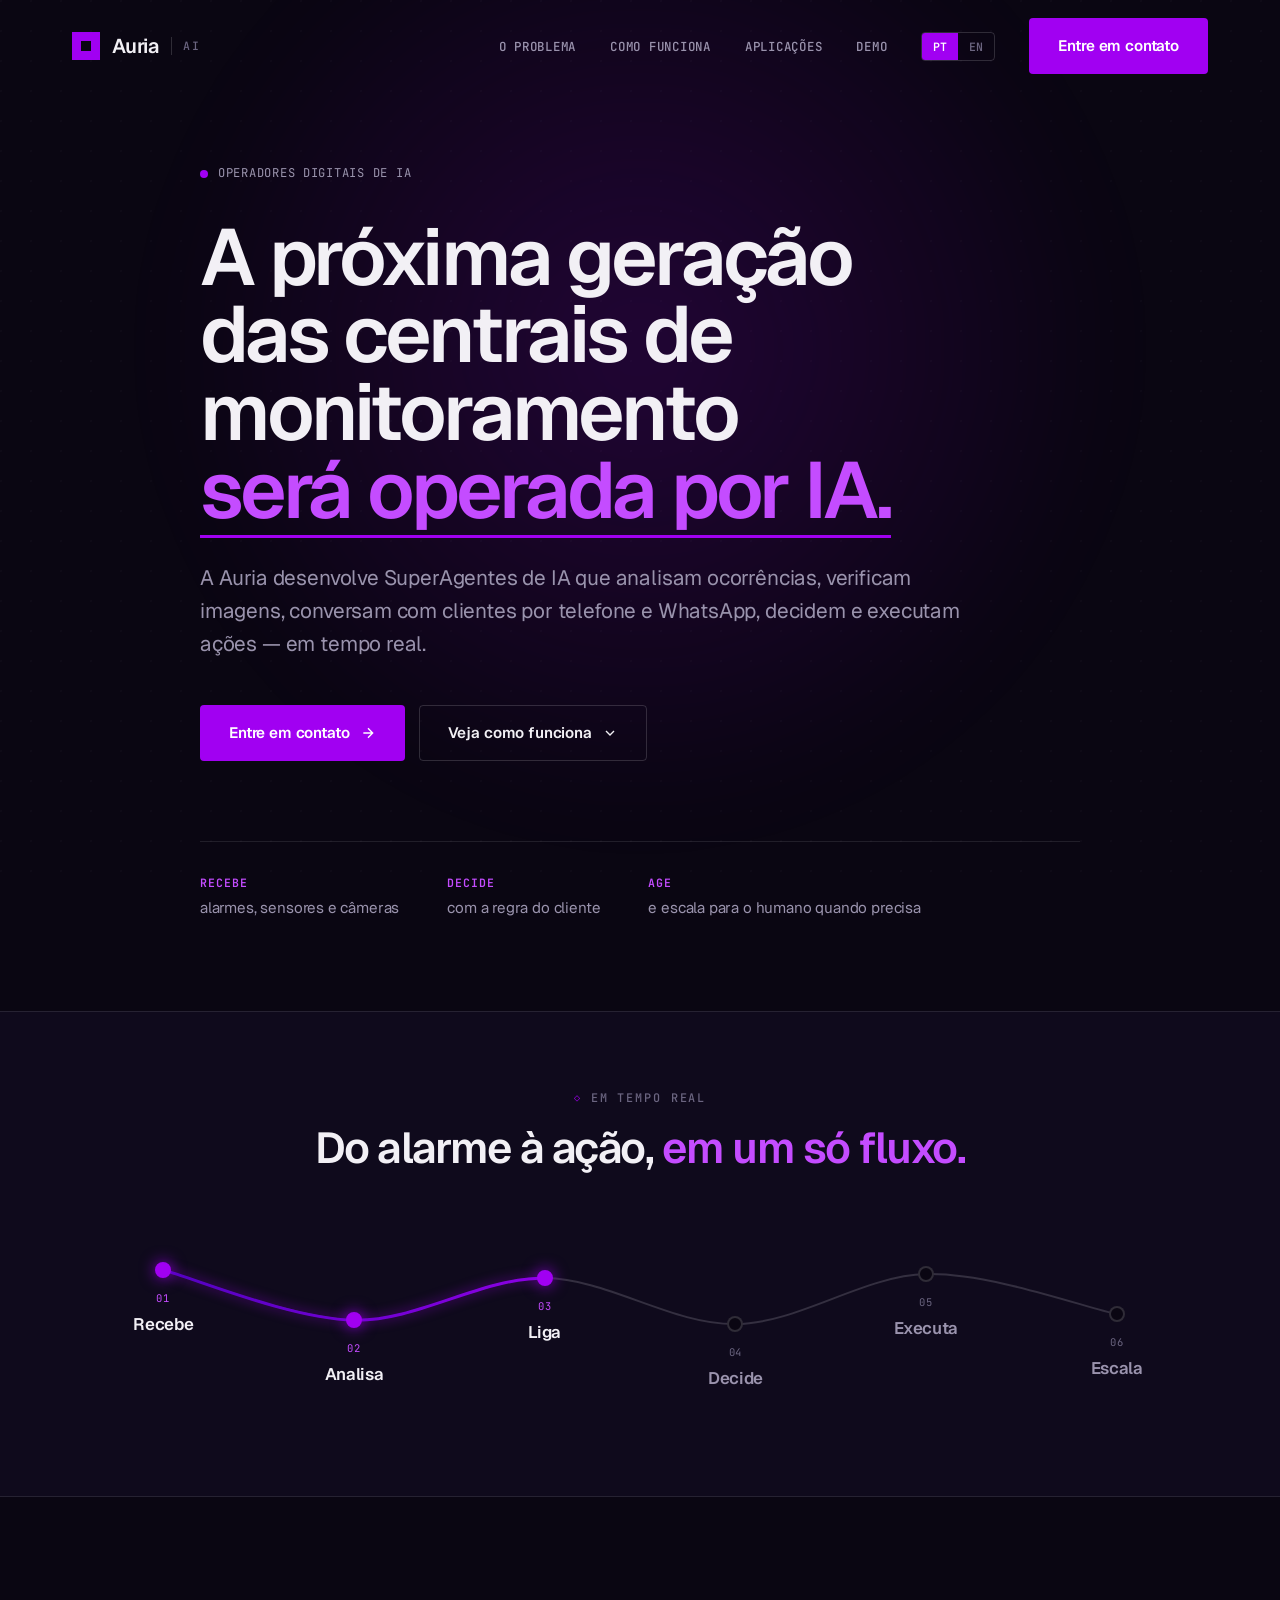
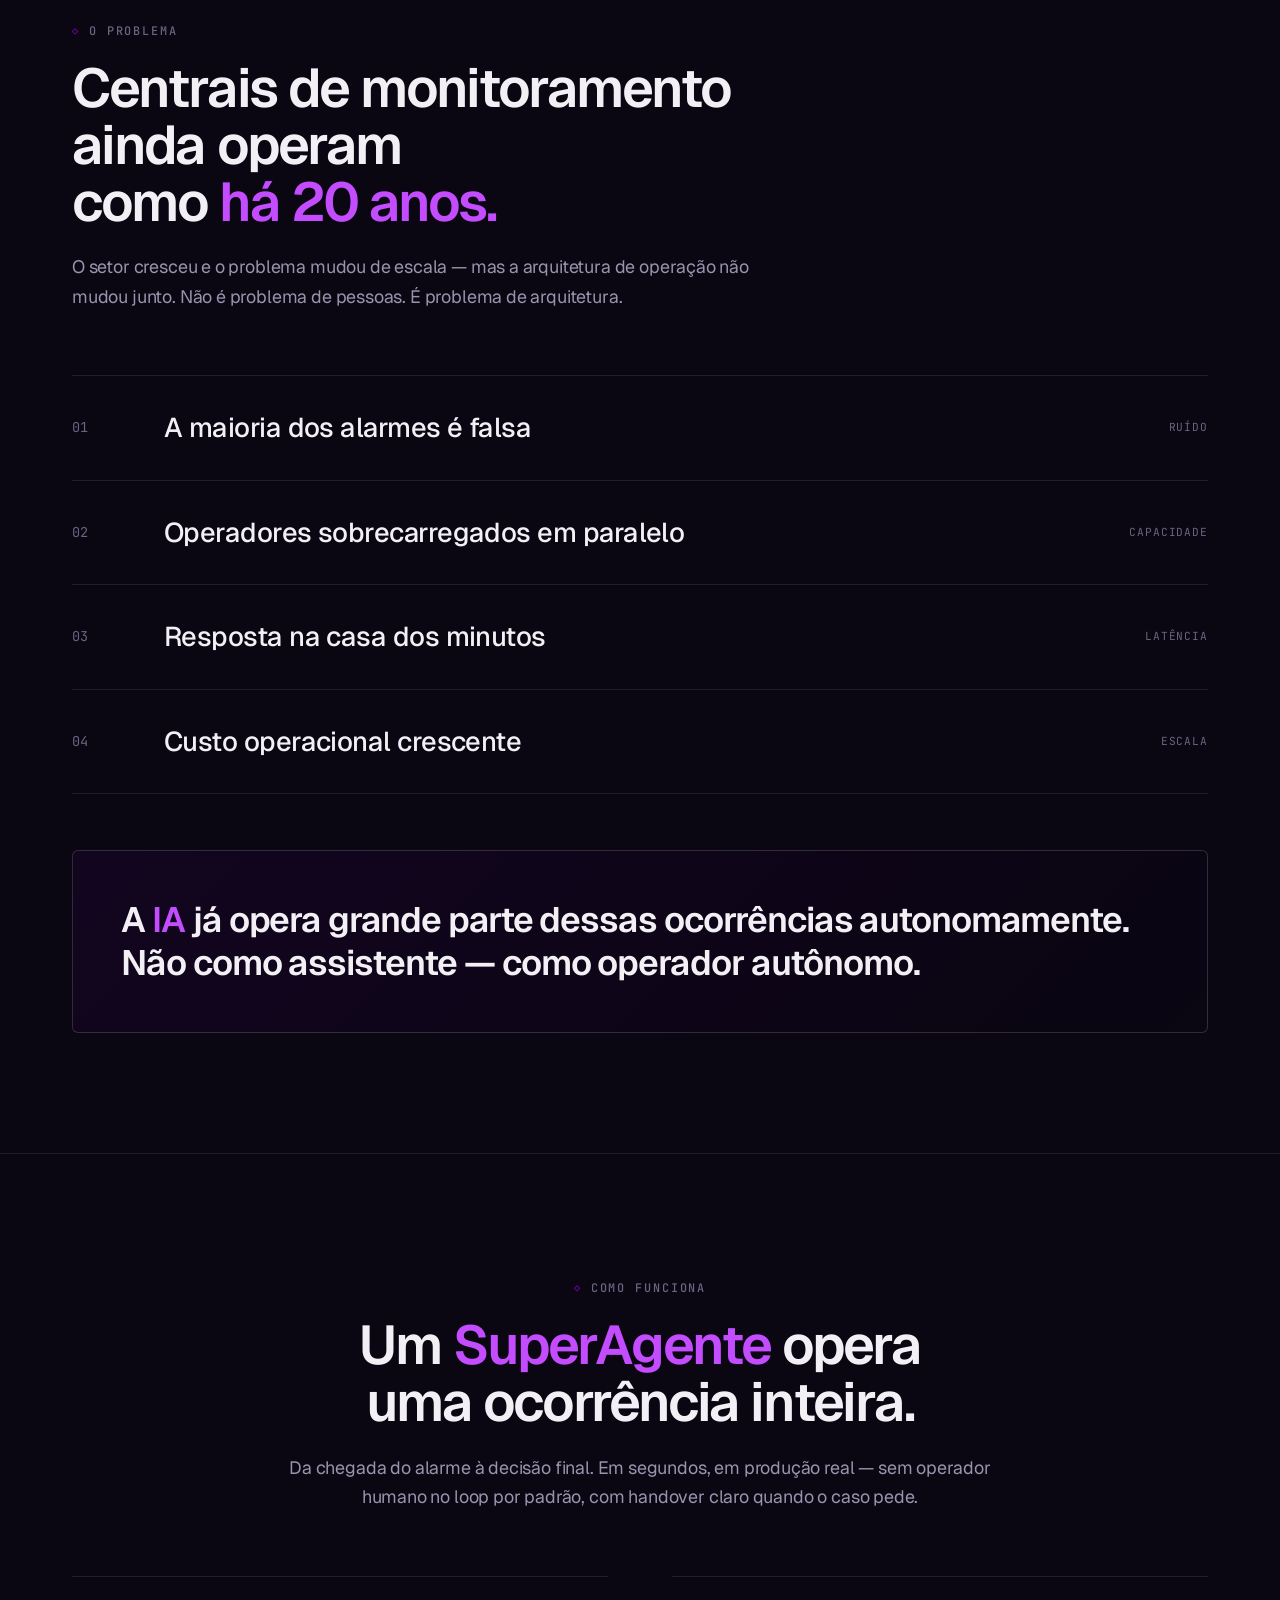
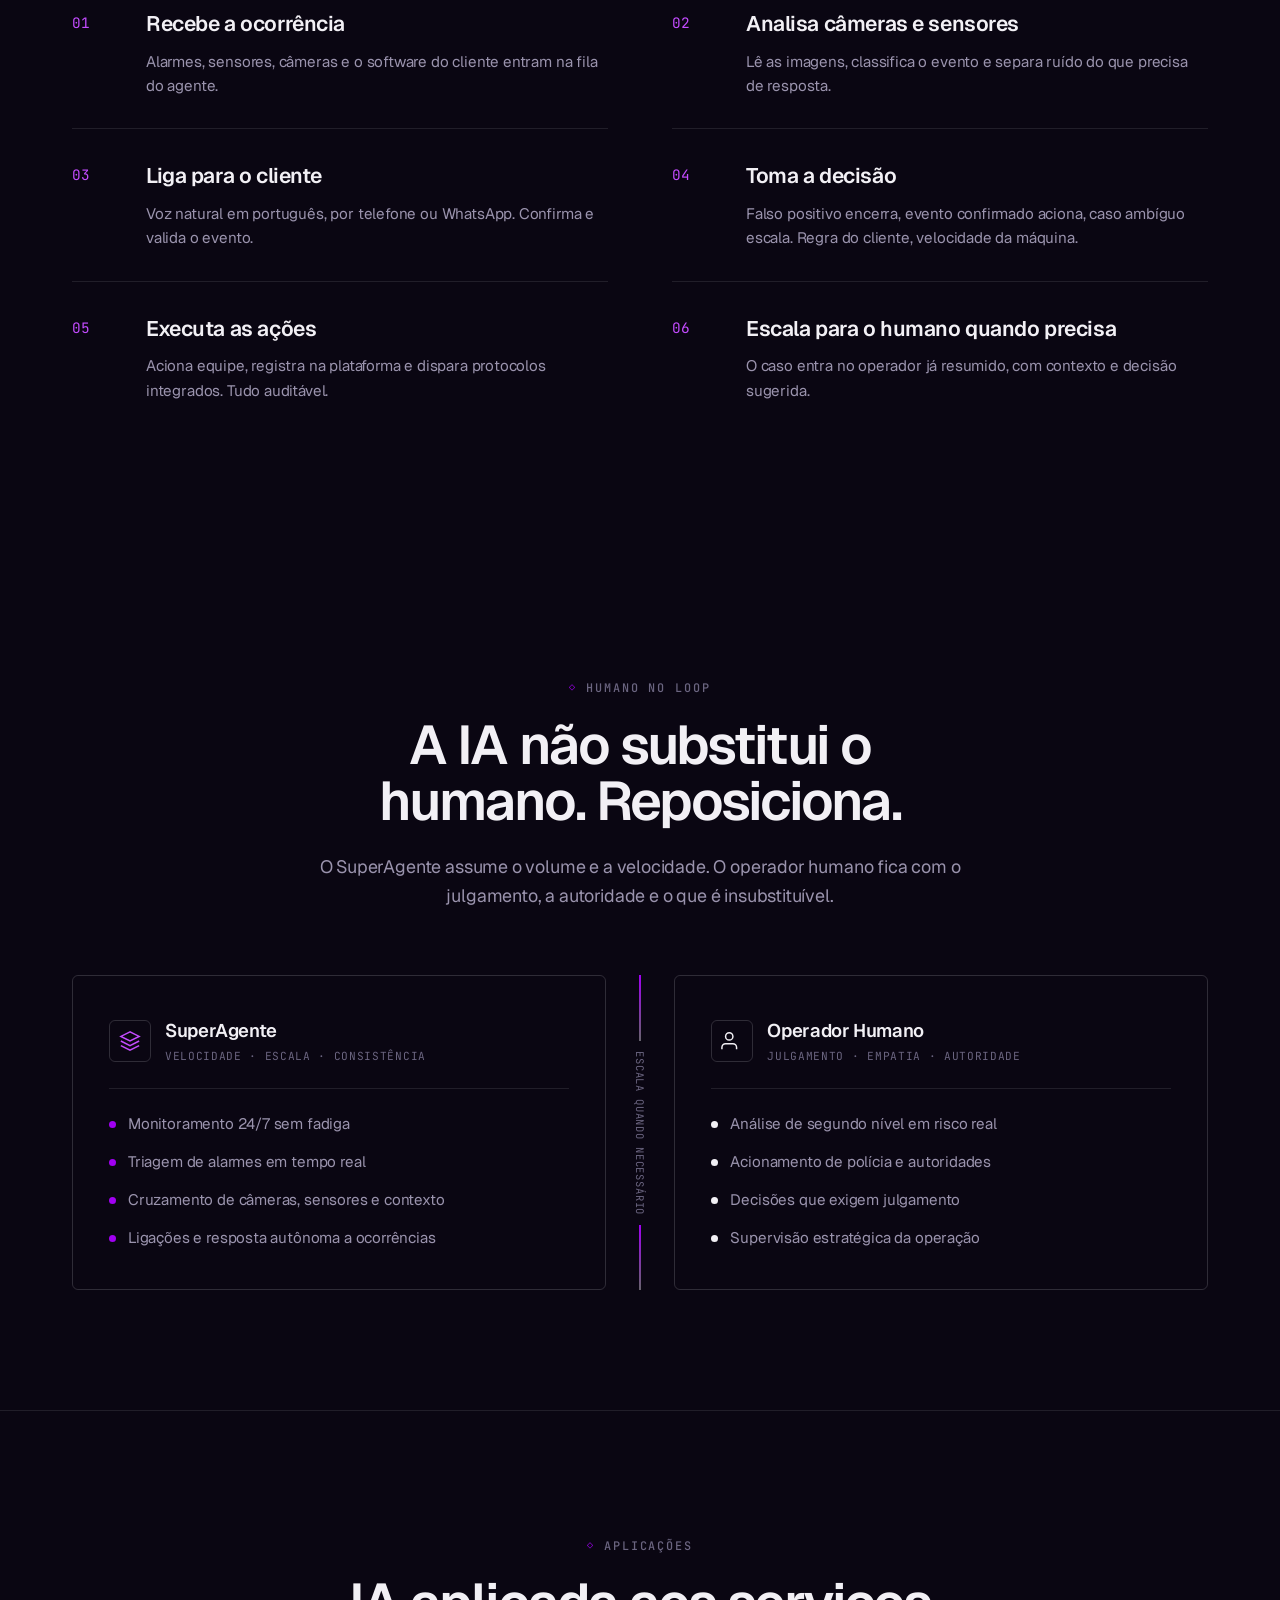
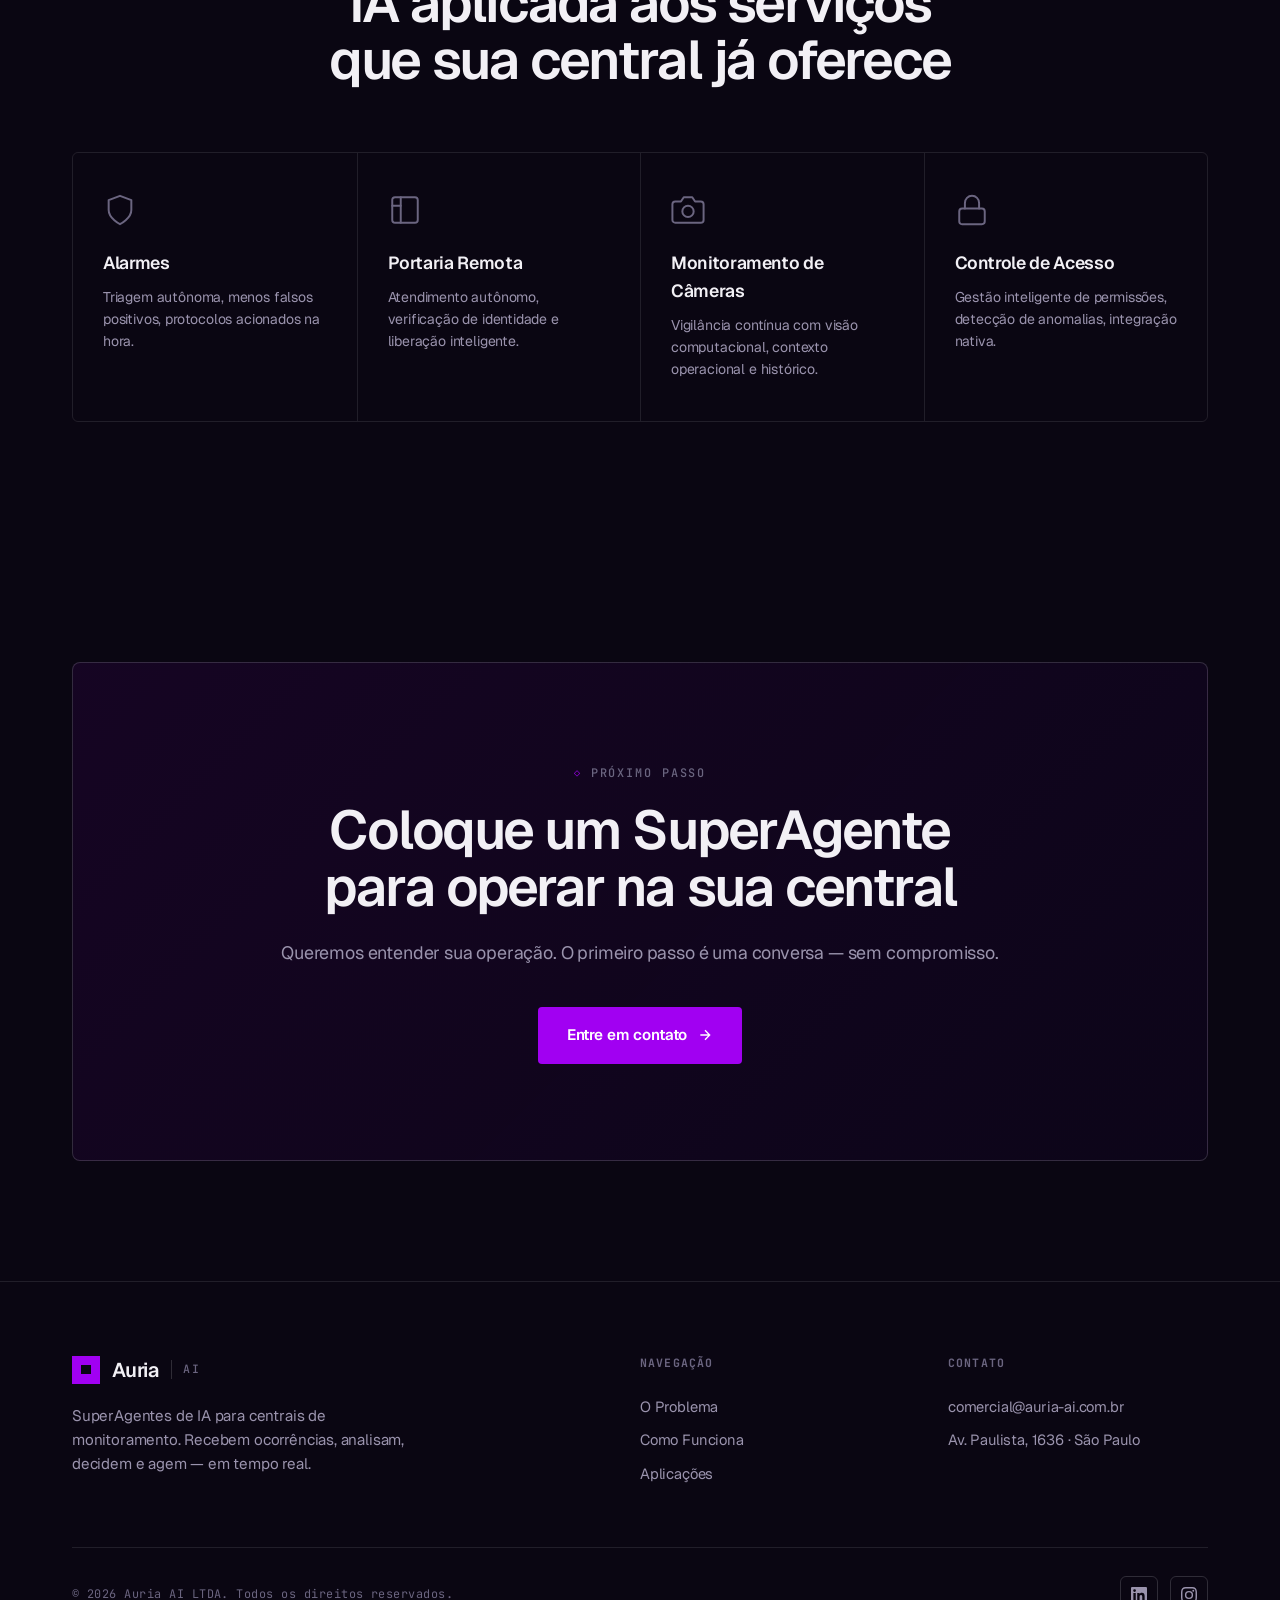
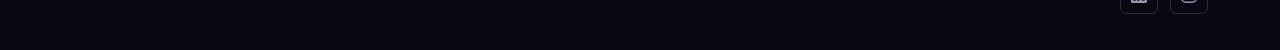
<file: index.html>
<!DOCTYPE html>
<html lang="pt-BR">
<head>
<meta charset="UTF-8">
<meta name="viewport" content="width=device-width, initial-scale=1.0">
<title>Auria AI — SuperAgentes de IA para centrais de monitoramento</title>
<meta name="description" content="A Auria desenvolve SuperAgentes de IA que recebem ocorrências, analisam câmeras, ligam para clientes, decidem e executam ações — em tempo real. Já em produção, 24/7.">

<meta property="og:type" content="website">
<meta property="og:url" content="https://www.auria-ai.com.br/">
<meta property="og:title" content="Auria AI — A próxima geração das centrais de monitoramento será operada por IA">
<meta property="og:description" content="SuperAgentes de IA que recebem ocorrências, analisam imagens, conversam com clientes e executam ações — em tempo real.">
<meta property="og:image" content="https://www.auria-ai.com.br/og-image.png">
<meta property="og:locale" content="pt_BR">
<meta property="og:locale:alternate" content="en_US">
<meta name="twitter:card" content="summary_large_image">
<meta name="twitter:title" content="Auria AI — A próxima geração das centrais de monitoramento será operada por IA">
<meta name="twitter:image" content="https://www.auria-ai.com.br/og-image.png">

<link rel="icon" type="image/svg+xml" href="data:image/svg+xml,%3Csvg xmlns='http://www.w3.org/2000/svg' viewBox='0 0 30 30'%3E%3Cpath fill-rule='evenodd' clip-rule='evenodd' d='M0 0H30V30H0V0ZM10 10H20V20H10V10Z' fill='%23A100F2'/%3E%3C/svg%3E">

<link rel="preconnect" href="https://fonts.googleapis.com">
<link rel="preconnect" href="https://fonts.gstatic.com" crossorigin>
<link rel="stylesheet" href="styles.css">
</head>
<body>

<!-- ═══ NAV ═══ -->
<nav class="nav" id="nav">
  <div class="container">
    <a href="#top" class="logo"><span class="logo__mark"><i></i></span>Auria<span class="logo__sub">AI</span></a>
    <ul class="nav-links" id="navLinks">
      <li><a href="#problema" data-pt="O Problema" data-en="The Problem">O Problema</a></li>
      <li><a href="#como-funciona" data-pt="Como Funciona" data-en="How It Works">Como Funciona</a></li>
      <li><a href="#aplicacoes" data-pt="Aplicações" data-en="Applications">Aplicações</a></li>
      <li><a href="/demo" data-pt="Demo" data-en="Demo">Demo</a></li>
      <li>
        <div class="lang">
          <button id="langPt" class="active" onclick="setLang('pt')">PT</button>
          <button id="langEn" onclick="setLang('en')">EN</button>
        </div>
      </li>
      <li><a href="#contato" class="btn btn-primary" data-pt="Entre em contato" data-en="Get in touch">Entre em contato</a></li>
    </ul>
    <button class="nav-burger" onclick="document.getElementById('navLinks').classList.toggle('open')" aria-label="Menu"><span></span><span></span><span></span></button>
  </div>
</nav>

<!-- ═══ HERO ═══ -->
<header class="hero" id="top">
  <div class="hero__glow"></div>
  <div class="container">
    <div class="hero__badge"><span class="dot"></span><span data-pt="Operadores Digitais de IA" data-en="Digital AI Operators">Operadores Digitais de IA</span></div>
    <h1 class="h-display">
      <span data-pt="A próxima geração das centrais de monitoramento " data-en="The next generation of monitoring centers ">A próxima geração das centrais de monitoramento </span><em data-pt="será operada por IA." data-en="will be operated by AI.">será operada por IA.</em>
    </h1>
    <p class="lead" data-pt="A Auria desenvolve SuperAgentes de IA que analisam ocorrências, verificam imagens, conversam com clientes por telefone e WhatsApp, decidem e executam ações — em tempo real." data-en="Auria builds AI SuperAgents that analyze events, verify footage, talk to clients by phone and WhatsApp, decide and execute actions — in real time.">A Auria desenvolve SuperAgentes de IA que analisam ocorrências, verificam imagens, conversam com clientes por telefone e WhatsApp, decidem e executam ações — em tempo real.</p>
    <div class="hero__actions">
      <a href="#contato" class="btn btn-primary" data-pt="Entre em contato" data-en="Get in touch">Entre em contato <svg viewBox="0 0 24 24" fill="none" stroke="currentColor" stroke-width="2"><path d="M5 12h14M12 5l7 7-7 7"/></svg></a>
      <a href="#como-funciona" class="btn btn-ghost" data-pt="Veja como funciona" data-en="See how it works">Veja como funciona <svg viewBox="0 0 24 24" fill="none" stroke="currentColor" stroke-width="2"><path d="M6 9l6 6 6-6"/></svg></a>
    </div>
    <div class="hero__signals">
      <div class="hero__signal"><b data-pt="Recebe" data-en="Receives">Recebe</b><span data-pt="alarmes, sensores e câmeras" data-en="alarms, sensors and cameras">alarmes, sensores e câmeras</span></div>
      <div class="hero__signal"><b data-pt="Decide" data-en="Decides">Decide</b><span data-pt="com a regra do cliente" data-en="by the client's rules">com a regra do cliente</span></div>
      <div class="hero__signal"><b data-pt="Age" data-en="Acts">Age</b><span data-pt="e escala para o humano quando precisa" data-en="and escalates to a human when needed">e escala para o humano quando precisa</span></div>
    </div>
  </div>
</header>

<!-- ═══ PIPELINE ═══ -->
<section class="pipe-band reveal">
  <div class="container">
    <div class="pipe-head">
      <span class="kicker" data-pt="Em Tempo Real" data-en="In Real Time">Em Tempo Real</span>
      <h2 class="pipe-title"><span data-pt="Do alarme à ação, " data-en="From alarm to action, ">Do alarme à ação, </span><em data-pt="em um só fluxo." data-en="in a single flow.">em um só fluxo.</em></h2>
    </div>
    <div class="pipe" id="pipe">
      <svg class="pipe-svg" id="pipeSvg" preserveAspectRatio="none" aria-hidden="true">
        <defs>
          <linearGradient id="pipeGrad" x1="0" y1="0" x2="1" y2="0">
            <stop offset="0%" stop-color="#5301C0"></stop>
            <stop offset="55%" stop-color="#A100F2"></stop>
            <stop offset="100%" stop-color="#C44CFF"></stop>
          </linearGradient>
        </defs>
        <path id="pipeBase" class="pipe-base" fill="none"></path>
        <path id="pipeGlow" class="pipe-glow" fill="none"></path>
      </svg>
      <div class="pipe-node" data-i="0"><span class="pn-dot"></span><span class="pn-n">01</span><span class="pn-l" data-pt="Recebe" data-en="Receives">Recebe</span></div>
      <div class="pipe-node" data-i="1"><span class="pn-dot"></span><span class="pn-n">02</span><span class="pn-l" data-pt="Analisa" data-en="Analyzes">Analisa</span></div>
      <div class="pipe-node" data-i="2"><span class="pn-dot"></span><span class="pn-n">03</span><span class="pn-l" data-pt="Liga" data-en="Calls">Liga</span></div>
      <div class="pipe-node" data-i="3"><span class="pn-dot"></span><span class="pn-n">04</span><span class="pn-l" data-pt="Decide" data-en="Decides">Decide</span></div>
      <div class="pipe-node" data-i="4"><span class="pn-dot"></span><span class="pn-n">05</span><span class="pn-l" data-pt="Executa" data-en="Executes">Executa</span></div>
      <div class="pipe-node" data-i="5"><span class="pn-dot"></span><span class="pn-n">06</span><span class="pn-l" data-pt="Escala" data-en="Escalates">Escala</span></div>
    </div>
  </div>
</section>

<!-- ═══ PROBLEMA ═══ -->
<section class="section" id="problema">
  <div class="container">
    <div class="section-head reveal">
      <span class="kicker" data-pt="O Problema" data-en="The Problem">O Problema</span>
      <h2 class="section-title"><span data-pt="Centrais de monitoramento ainda operam como " data-en="Monitoring centers still operate like ">Centrais de monitoramento ainda operam como </span><em data-pt="há 20 anos." data-en="20 years ago.">há 20 anos.</em></h2>
      <p class="section-sub" data-pt="O setor cresceu e o problema mudou de escala — mas a arquitetura de operação não mudou junto. Não é problema de pessoas. É problema de arquitetura." data-en="The industry grew and the problem changed scale — but the operating architecture didn't keep up. It's not a people problem. It's an architecture problem.">O setor cresceu e o problema mudou de escala — mas a arquitetura de operação não mudou junto. Não é problema de pessoas. É problema de arquitetura.</p>
    </div>
    <div class="problem-list reveal stagger">
      <div class="problem-row"><span class="idx">01</span><span class="txt" data-pt="A maioria dos alarmes é falsa" data-en="Most alarms are false">A maioria dos alarmes é falsa</span><span class="tag" data-pt="Ruído" data-en="Noise">Ruído</span></div>
      <div class="problem-row"><span class="idx">02</span><span class="txt" data-pt="Operadores sobrecarregados em paralelo" data-en="Operators overloaded in parallel">Operadores sobrecarregados em paralelo</span><span class="tag" data-pt="Capacidade" data-en="Capacity">Capacidade</span></div>
      <div class="problem-row"><span class="idx">03</span><span class="txt" data-pt="Resposta na casa dos minutos" data-en="Response in the order of minutes">Resposta na casa dos minutos</span><span class="tag" data-pt="Latência" data-en="Latency">Latência</span></div>
      <div class="problem-row"><span class="idx">04</span><span class="txt" data-pt="Custo operacional crescente" data-en="Rising operational cost">Custo operacional crescente</span><span class="tag" data-pt="Escala" data-en="Scale">Escala</span></div>
    </div>
    <div class="problem-turn reveal">
      <span data-pt="A " data-en="">A </span><em data-pt="IA" data-en="AI">IA</em><span data-pt=" já opera grande parte dessas ocorrências autonomamente. Não como assistente — como operador autônomo." data-en=" already operates most of these events autonomously. Not as an assistant — as an autonomous operator."> já opera grande parte dessas ocorrências autonomamente. Não como assistente — como operador autônomo.</span>
    </div>
  </div>
</section>

<!-- ═══ COMO FUNCIONA ═══ -->
<section class="section" id="como-funciona" style="border-top:1px solid var(--rule);">
  <div class="container">
    <div class="section-head center reveal">
      <span class="kicker" data-pt="Como Funciona" data-en="How It Works">Como Funciona</span>
      <h2 class="section-title"><span data-pt="Um " data-en="One ">Um </span><em>SuperAgente</em><span data-pt=" opera uma ocorrência inteira." data-en=" operates an entire event."> opera uma ocorrência inteira.</span></h2>
      <p class="section-sub" data-pt="Da chegada do alarme à decisão final. Em segundos, em produção real — sem operador humano no loop por padrão, com handover claro quando o caso pede." data-en="From alarm to final decision. In seconds, in real production — no human in the loop by default, with a clear handover when the case calls for it.">Da chegada do alarme à decisão final. Em segundos, em produção real — sem operador humano no loop por padrão, com handover claro quando o caso pede.</p>
    </div>
    <div class="flow-grid reveal stagger">
      <div class="flow-step"><span class="num">01</span><div><h3 data-pt="Recebe a ocorrência" data-en="Receives the event">Recebe a ocorrência</h3><p data-pt="Alarmes, sensores, câmeras e o software do cliente entram na fila do agente." data-en="Alarms, sensors, cameras and the client's software enter the agent's queue.">Alarmes, sensores, câmeras e o software do cliente entram na fila do agente.</p></div></div>
      <div class="flow-step"><span class="num">02</span><div><h3 data-pt="Analisa câmeras e sensores" data-en="Analyzes cameras and sensors">Analisa câmeras e sensores</h3><p data-pt="Lê as imagens, classifica o evento e separa ruído do que precisa de resposta." data-en="Reads the footage, classifies the event and separates noise from what needs a response.">Lê as imagens, classifica o evento e separa ruído do que precisa de resposta.</p></div></div>
      <div class="flow-step"><span class="num">03</span><div><h3 data-pt="Liga para o cliente" data-en="Calls the client">Liga para o cliente</h3><p data-pt="Voz natural em português, por telefone ou WhatsApp. Confirma e valida o evento." data-en="Natural voice in Portuguese, by phone or WhatsApp. Confirms and validates the event.">Voz natural em português, por telefone ou WhatsApp. Confirma e valida o evento.</p></div></div>
      <div class="flow-step"><span class="num">04</span><div><h3 data-pt="Toma a decisão" data-en="Makes the decision">Toma a decisão</h3><p data-pt="Falso positivo encerra, evento confirmado aciona, caso ambíguo escala. Regra do cliente, velocidade da máquina." data-en="False positive closes, confirmed event triggers, ambiguous case escalates. Client's rules, machine speed.">Falso positivo encerra, evento confirmado aciona, caso ambíguo escala. Regra do cliente, velocidade da máquina.</p></div></div>
      <div class="flow-step"><span class="num">05</span><div><h3 data-pt="Executa as ações" data-en="Executes the actions">Executa as ações</h3><p data-pt="Aciona equipe, registra na plataforma e dispara protocolos integrados. Tudo auditável." data-en="Dispatches the team, logs to the platform and fires integrated protocols. Fully auditable.">Aciona equipe, registra na plataforma e dispara protocolos integrados. Tudo auditável.</p></div></div>
      <div class="flow-step"><span class="num">06</span><div><h3 data-pt="Escala para o humano quando precisa" data-en="Escalates to a human when needed">Escala para o humano quando precisa</h3><p data-pt="O caso entra no operador já resumido, com contexto e decisão sugerida." data-en="The case reaches the operator already summarized, with context and a suggested decision.">O caso entra no operador já resumido, com contexto e decisão sugerida.</p></div></div>
    </div>
  </div>
</section>

<!-- ═══ HUMANO NO LOOP ═══ -->
<section class="section" id="humano">
  <div class="container">
    <div class="section-head center reveal">
      <span class="kicker" data-pt="Humano no Loop" data-en="Human in the Loop">Humano no Loop</span>
      <h2 class="section-title" data-pt="A IA não substitui o humano. Reposiciona." data-en="AI doesn't replace the human. It repositions.">A IA não substitui o humano. Reposiciona.</h2>
      <p class="section-sub" data-pt="O SuperAgente assume o volume e a velocidade. O operador humano fica com o julgamento, a autoridade e o que é insubstituível." data-en="The SuperAgent takes volume and speed. The human operator keeps judgment, authority and what's irreplaceable.">O SuperAgente assume o volume e a velocidade. O operador humano fica com o julgamento, a autoridade e o que é insubstituível.</p>
    </div>
    <div class="hitl-grid reveal">
      <div class="hitl-col ai">
        <div class="hitl-col__head">
          <div class="hitl-col__icon"><svg viewBox="0 0 24 24"><path d="M12 2L2 7l10 5 10-5-10-5zM2 17l10 5 10-5M2 12l10 5 10-5"/></svg></div>
          <div><div class="hitl-col__title" data-pt="SuperAgente" data-en="SuperAgent">SuperAgente</div><div class="hitl-col__sub" data-pt="Velocidade · Escala · Consistência" data-en="Speed · Scale · Consistency">Velocidade · Escala · Consistência</div></div>
        </div>
        <ul class="hitl-items">
          <li data-pt="Monitoramento 24/7 sem fadiga" data-en="24/7 monitoring without fatigue">Monitoramento 24/7 sem fadiga</li>
          <li data-pt="Triagem de alarmes em tempo real" data-en="Real-time alarm triage">Triagem de alarmes em tempo real</li>
          <li data-pt="Cruzamento de câmeras, sensores e contexto" data-en="Cross-referencing cameras, sensors and context">Cruzamento de câmeras, sensores e contexto</li>
          <li data-pt="Ligações e resposta autônoma a ocorrências" data-en="Calls and autonomous incident response">Ligações e resposta autônoma a ocorrências</li>
        </ul>
      </div>
      <div class="hitl-bridge">
        <div class="hitl-bridge__line"></div>
        <div class="hitl-bridge__label" data-pt="Escala quando necessário" data-en="Escalates when needed">Escala quando necessário</div>
        <div class="hitl-bridge__line"></div>
      </div>
      <div class="hitl-col human">
        <div class="hitl-col__head">
          <div class="hitl-col__icon"><svg viewBox="0 0 24 24"><path d="M17 21v-2a4 4 0 00-4-4H5a4 4 0 00-4 4v2"/><circle cx="9" cy="7" r="4"/></svg></div>
          <div><div class="hitl-col__title" data-pt="Operador Humano" data-en="Human Operator">Operador Humano</div><div class="hitl-col__sub" data-pt="Julgamento · Empatia · Autoridade" data-en="Judgment · Empathy · Authority">Julgamento · Empatia · Autoridade</div></div>
        </div>
        <ul class="hitl-items">
          <li data-pt="Análise de segundo nível em risco real" data-en="Second-level analysis on real risk">Análise de segundo nível em risco real</li>
          <li data-pt="Acionamento de polícia e autoridades" data-en="Contacting police and authorities">Acionamento de polícia e autoridades</li>
          <li data-pt="Decisões que exigem julgamento" data-en="Decisions that require judgment">Decisões que exigem julgamento</li>
          <li data-pt="Supervisão estratégica da operação" data-en="Strategic oversight of the operation">Supervisão estratégica da operação</li>
        </ul>
      </div>
    </div>
  </div>
</section>

<!-- ═══ APLICAÇÕES ═══ -->
<section class="section" id="aplicacoes" style="border-top:1px solid var(--rule);">
  <div class="container">
    <div class="section-head center reveal">
      <span class="kicker" data-pt="Aplicações" data-en="Applications">Aplicações</span>
      <h2 class="section-title" data-pt="IA aplicada aos serviços que sua central já oferece" data-en="AI applied to the services your center already offers">IA aplicada aos serviços que sua central já oferece</h2>
    </div>
    <div class="apps-grid reveal stagger">
      <div class="app">
        <div class="app__icon"><svg viewBox="0 0 24 24"><path d="M12 22s8-4 8-10V5l-8-3-8 3v7c0 6 8 10 8 10z"/></svg></div>
        <h3 data-pt="Alarmes" data-en="Alarms">Alarmes</h3>
        <p data-pt="Triagem autônoma, menos falsos positivos, protocolos acionados na hora." data-en="Autonomous triage, fewer false positives, protocols triggered instantly.">Triagem autônoma, menos falsos positivos, protocolos acionados na hora.</p>
      </div>
      <div class="app">
        <div class="app__icon"><svg viewBox="0 0 24 24"><rect x="3" y="3" width="18" height="18" rx="2"/><path d="M9 3v18"/><path d="M3 9h6"/></svg></div>
        <h3 data-pt="Portaria Remota" data-en="Remote Doorman">Portaria Remota</h3>
        <p data-pt="Atendimento autônomo, verificação de identidade e liberação inteligente." data-en="Autonomous service, identity verification and intelligent clearance.">Atendimento autônomo, verificação de identidade e liberação inteligente.</p>
      </div>
      <div class="app">
        <div class="app__icon"><svg viewBox="0 0 24 24"><path d="M23 19a2 2 0 01-2 2H3a2 2 0 01-2-2V8a2 2 0 012-2h4l2-3h6l2 3h4a2 2 0 012 2z"/><circle cx="12" cy="13" r="4"/></svg></div>
        <h3 data-pt="Monitoramento de Câmeras" data-en="Camera Monitoring">Monitoramento de Câmeras</h3>
        <p data-pt="Vigilância contínua com visão computacional, contexto operacional e histórico." data-en="Continuous surveillance with computer vision, operational context and history.">Vigilância contínua com visão computacional, contexto operacional e histórico.</p>
      </div>
      <div class="app">
        <div class="app__icon"><svg viewBox="0 0 24 24"><rect x="3" y="11" width="18" height="11" rx="2"/><path d="M7 11V7a5 5 0 0110 0v4"/></svg></div>
        <h3 data-pt="Controle de Acesso" data-en="Access Control">Controle de Acesso</h3>
        <p data-pt="Gestão inteligente de permissões, detecção de anomalias, integração nativa." data-en="Intelligent permission management, anomaly detection, native integration.">Gestão inteligente de permissões, detecção de anomalias, integração nativa.</p>
      </div>
    </div>
  </div>
</section>

<!-- ═══ CTA ═══ -->
<section class="section cta-band" id="contato">
  <div class="container">
    <div class="cta-box reveal">
      <span class="kicker" style="justify-content:center" data-pt="Próximo Passo" data-en="Next Step">Próximo Passo</span>
      <h2 class="section-title" data-pt="Coloque um SuperAgente para operar na sua central" data-en="Put a SuperAgent to work in your center">Coloque um SuperAgente para operar na sua central</h2>
      <p class="section-sub" data-pt="Queremos entender sua operação. O primeiro passo é uma conversa — sem compromisso." data-en="We want to understand your operation. The first step is a conversation — no strings attached.">Queremos entender sua operação. O primeiro passo é uma conversa — sem compromisso.</p>
      <a href="https://forms.gle/u426TS8BnVAsYpKJ6" target="_blank" rel="noopener" class="btn btn-primary" data-pt="Entre em contato" data-en="Get in touch">Entre em contato <svg viewBox="0 0 24 24" fill="none" stroke="currentColor" stroke-width="2"><path d="M5 12h14M12 5l7 7-7 7"/></svg></a>
    </div>
  </div>
</section>

<!-- ═══ FOOTER ═══ -->
<footer class="footer">
  <div class="container">
    <div class="footer-top">
      <div class="footer-brand">
        <a href="#top" class="logo"><span class="logo__mark"><i></i></span>Auria<span class="logo__sub">AI</span></a>
        <p data-pt="SuperAgentes de IA para centrais de monitoramento. Recebem ocorrências, analisam, decidem e agem — em tempo real." data-en="AI SuperAgents for monitoring centers. They receive events, analyze, decide and act — in real time.">SuperAgentes de IA para centrais de monitoramento. Recebem ocorrências, analisam, decidem e agem — em tempo real.</p>
      </div>
      <div class="footer-col">
        <h4 data-pt="Navegação" data-en="Navigation">Navegação</h4>
        <a href="#problema" data-pt="O Problema" data-en="The Problem">O Problema</a>
        <a href="#como-funciona" data-pt="Como Funciona" data-en="How It Works">Como Funciona</a>
        <a href="#aplicacoes" data-pt="Aplicações" data-en="Applications">Aplicações</a>
      </div>
      <div class="footer-col">
        <h4 data-pt="Contato" data-en="Contact">Contato</h4>
        <a href="mailto:comercial@auria-ai.com.br">comercial@auria-ai.com.br</a>
        <a data-pt="Av. Paulista, 1636 · São Paulo" data-en="Av. Paulista, 1636 · São Paulo">Av. Paulista, 1636 · São Paulo</a>
      </div>
    </div>
    <div class="footer-bottom">
      <span>&copy; 2026 Auria AI LTDA. <span data-pt="Todos os direitos reservados." data-en="All rights reserved.">Todos os direitos reservados.</span></span>
      <div class="footer-social">
        <a href="https://br.linkedin.com/company/auria-ai" target="_blank" rel="noopener" aria-label="LinkedIn"><svg width="16" height="16" viewBox="0 0 24 24" fill="currentColor"><path d="M20.447 20.452h-3.554v-5.569c0-1.328-.027-3.037-1.852-3.037-1.853 0-2.136 1.445-2.136 2.939v5.667H9.351V9h3.414v1.561h.046c.477-.9 1.637-1.85 3.37-1.85 3.601 0 4.267 2.37 4.267 5.455v6.286zM5.337 7.433a2.062 2.062 0 01-2.063-2.065 2.064 2.064 0 112.063 2.065zm1.782 13.019H3.555V9h3.564v11.452zM22.225 0H1.771C.792 0 0 .774 0 1.729v20.542C0 23.227.792 24 1.771 24h20.451C23.2 24 24 23.227 24 22.271V1.729C24 .774 23.2 0 22.222 0h.003z"/></svg></a>
        <a href="https://www.instagram.com/auria_ai" target="_blank" rel="noopener" aria-label="Instagram"><svg width="16" height="16" viewBox="0 0 24 24" fill="currentColor"><path d="M12 2.163c3.204 0 3.584.012 4.85.07 3.252.148 4.771 1.691 4.919 4.919.058 1.265.069 1.645.069 4.849 0 3.205-.012 3.584-.069 4.849-.149 3.225-1.664 4.771-4.919 4.919-1.266.058-1.644.07-4.85.07-3.204 0-3.584-.012-4.849-.07-3.26-.149-4.771-1.699-4.919-4.92-.058-1.265-.07-1.644-.07-4.849 0-3.204.013-3.583.07-4.849.149-3.227 1.664-4.771 4.919-4.919 1.266-.057 1.645-.069 4.849-.069zM12 0C8.741 0 8.333.014 7.053.072 2.695.272.273 2.69.073 7.052.014 8.333 0 8.741 0 12c0 3.259.014 3.668.072 4.948.2 4.358 2.618 6.78 6.98 6.98C8.333 23.986 8.741 24 12 24c3.259 0 3.668-.014 4.948-.072 4.354-.2 6.782-2.618 6.979-6.98.059-1.28.073-1.689.073-4.948 0-3.259-.014-3.667-.072-4.947-.196-4.354-2.617-6.78-6.979-6.98C15.668.014 15.259 0 12 0zm0 5.838a6.162 6.162 0 100 12.324 6.162 6.162 0 000-12.324zM12 16a4 4 0 110-8 4 4 0 010 8zm6.406-11.845a1.44 1.44 0 100 2.881 1.44 1.44 0 000-2.881z"/></svg></a>
      </div>
    </div>
  </div>
</footer>

<script>
// ─── Language toggle ───
let lang = 'pt';
function setLang(l) {
  lang = l;
  document.getElementById('langPt').classList.toggle('active', l === 'pt');
  document.getElementById('langEn').classList.toggle('active', l === 'en');
  document.documentElement.lang = l === 'pt' ? 'pt-BR' : 'en';
  document.querySelectorAll('[data-pt][data-en]').forEach(el => {
    el.textContent = el.getAttribute('data-' + l);
  });
}

// ─── Navbar scroll ───
const nav = document.getElementById('nav');
window.addEventListener('scroll', () => nav.classList.toggle('scrolled', window.scrollY > 40));

// ─── Close mobile nav on link click ───
document.querySelectorAll('#navLinks a').forEach(a => a.addEventListener('click', () => document.getElementById('navLinks').classList.remove('open')));

// ─── Scroll reveal + count-up ───
function countUp(el) {
  const to = parseInt(el.getAttribute('data-to'), 10);
  const prefix = el.getAttribute('data-prefix') || '';
  const suffix = el.getAttribute('data-suffix') || '';
  const dur = 1100, t0 = performance.now();
  function frame(t) {
    const p = Math.min((t - t0) / dur, 1);
    const eased = 1 - Math.pow(1 - p, 3);
    const val = Math.round(eased * to);
    el.innerHTML = '<span>' + prefix + '</span>' + val + suffix;
    if (p < 1) requestAnimationFrame(frame);
  }
  requestAnimationFrame(frame);
}

const io = new IntersectionObserver((entries) => {
  entries.forEach(e => {
    if (e.isIntersecting) {
      e.target.classList.add('in');
      e.target.querySelectorAll('[data-to]').forEach(countUp);
      io.unobserve(e.target);
    }
  });
}, { threshold: 0.12, rootMargin: '0px 0px -40px 0px' });
document.querySelectorAll('.reveal').forEach(el => io.observe(el));

// ─── Hero clause underline draw ───
requestAnimationFrame(() => document.querySelector('.hero').classList.add('armed'));

// ─── Radar (monitoring sweep) ───
(function () {
  const pipe = document.getElementById('pipe');
  const svg = document.getElementById('pipeSvg');
  const base = document.getElementById('pipeBase');
  const glow = document.getElementById('pipeGlow');
  if (!pipe || !svg) return;
  const reduce = window.matchMedia('(prefers-reduced-motion: reduce)').matches;
  const nodes = [...pipe.querySelectorAll('.pipe-node')];
  let pts = [], pathLen = 0, raf = null;

  function buildPath() {
    const pb = pipe.getBoundingClientRect();
    svg.setAttribute('viewBox', '0 0 ' + pb.width + ' ' + pb.height);
    pts = nodes.map(n => {
      const r = n.querySelector('.pn-dot').getBoundingClientRect();
      return { x: r.left + r.width/2 - pb.left, y: r.top + r.height/2 - pb.top };
    });
    if (pts.length < 2) return;
    // smooth catmull-rom → cubic bezier
    let d = 'M ' + pts[0].x + ' ' + pts[0].y;
    for (let i = 0; i < pts.length - 1; i++) {
      const p0 = pts[i-1] || pts[i], p1 = pts[i], p2 = pts[i+1], p3 = pts[i+2] || p2;
      const c1x = p1.x + (p2.x - p0.x) / 6, c1y = p1.y + (p2.y - p0.y) / 6;
      const c2x = p2.x - (p3.x - p1.x) / 6, c2y = p2.y - (p3.y - p1.y) / 6;
      d += ' C ' + c1x + ' ' + c1y + ', ' + c2x + ' ' + c2y + ', ' + p2.x + ' ' + p2.y;
    }
    base.setAttribute('d', d); glow.setAttribute('d', d);
    pathLen = base.getTotalLength();
    glow.style.strokeDasharray = pathLen;
  }

  function nearestNodeAt(dist) {
    const pt = base.getPointAtLength(dist);
    let best = -1, bd = 1e9;
    pts.forEach((p, i) => { const dd = Math.hypot(p.x-pt.x, p.y-pt.y); if (dd < bd) { bd = dd; best = i; } });
    return bd < 26 ? best : -1;
  }

  let t = 0;                         // 0..1 progress
  const dur = 5200;                  // ms per full pass
  let startTs = null, litUntil = -1;

  function frame(ts) {
    if (startTs == null) startTs = ts;
    const elapsed = (ts - startTs) % (dur + 900);
    t = Math.min(elapsed / dur, 1);
    const dist = t * pathLen;
    // reveal the glow segment up to the pulse
    glow.style.strokeDashoffset = pathLen - dist;
    // light nodes as pulse passes
    const ni = nearestNodeAt(dist);
    if (ni !== -1 && ni !== litUntil) {
      for (let i = 0; i <= ni; i++) nodes[i].classList.add('lit');
      nodes[ni].classList.add('ping');
      setTimeout(() => nodes[ni] && nodes[ni].classList.remove('ping'), 600);
      litUntil = ni;
    }
    if (elapsed > dur + 200 && litUntil !== -1) {
      // reset for next loop
      nodes.forEach(n => n.classList.remove('lit'));
      litUntil = -1;
    }
    raf = requestAnimationFrame(frame);
  }

  function init() {
    buildPath();
    if (reduce) { nodes.forEach(n => n.classList.add('lit')); glow.style.strokeDashoffset = 0; return; }
    cancelAnimationFrame(raf); startTs = null; litUntil = -1;
    raf = requestAnimationFrame(frame);
  }

  // wait a tick for layout/fonts
  if (document.fonts && document.fonts.ready) document.fonts.ready.then(init); else init();
  let rt; window.addEventListener('resize', () => { clearTimeout(rt); rt = setTimeout(buildPath, 150); });
})();
</script>

</body>
</html>
</file>
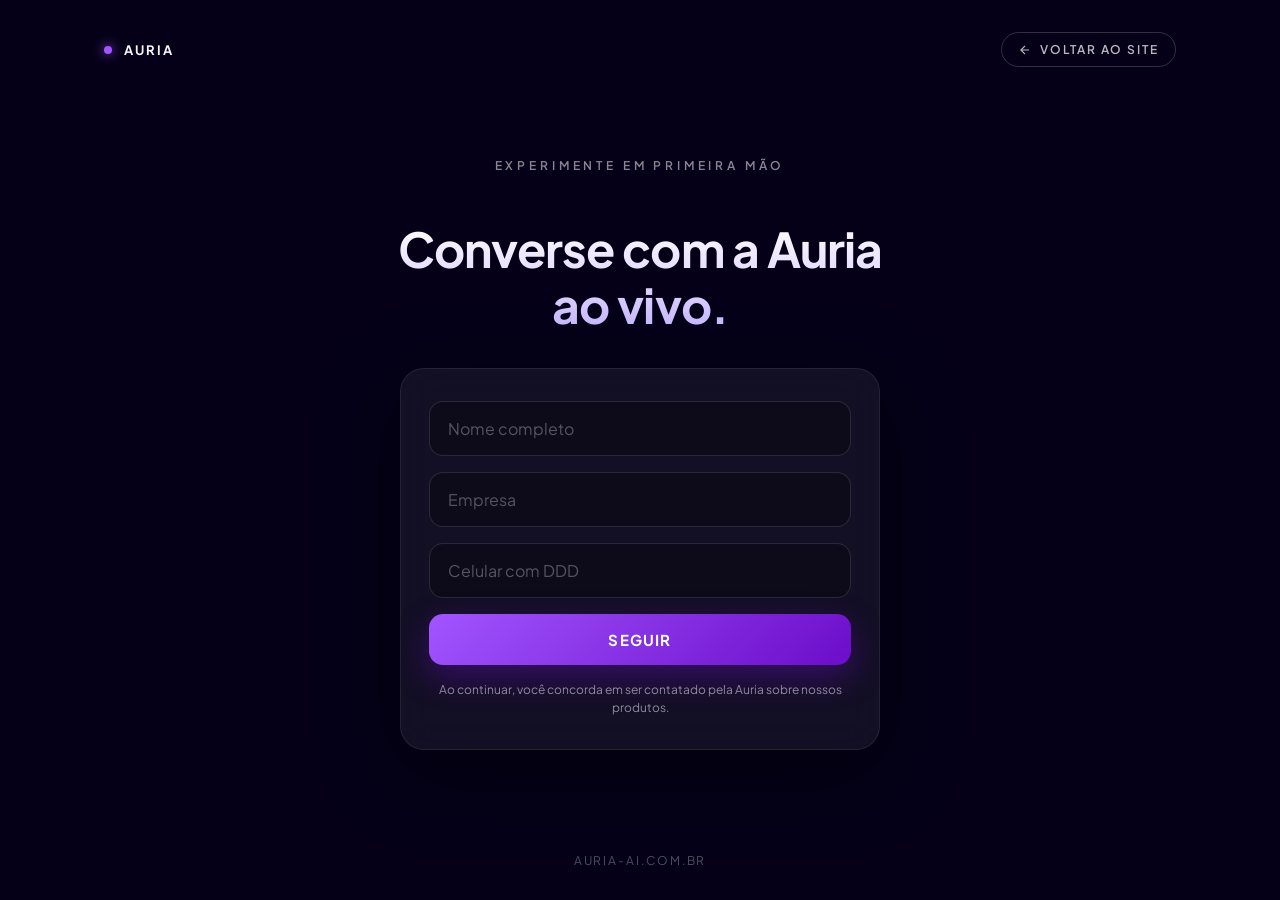
<file: demo/index.html>
<!doctype html>
<html lang="pt-BR">
<head>
  <meta charset="utf-8" />
  <meta name="viewport" content="width=device-width, initial-scale=1" />
  <title>Auria — Experimente uma ligação</title>
  <meta name="description" content="Converse ao vivo com a Auria, a inteligência artificial que cuida do monitoramento dos alarmes." />
  <meta name="robots" content="noindex, nofollow" />

  <!-- Brand fonts -->
  <link rel="preconnect" href="https://fonts.googleapis.com" />
  <link rel="preconnect" href="https://fonts.gstatic.com" crossorigin />
  <link href="https://fonts.googleapis.com/css2?family=Plus+Jakarta+Sans:wght@300;400;500;600;700;800&display=swap" rel="stylesheet" />

  <style>
    :root {
      --brand-primary: #6c0dc9;
      --brand-glow:    #a155ff;
      --brand-deep:    #2a0566;
      --listen-primary: #0a8259;
      --listen-glow:    #34d3a0;
      --listen-deep:    #07332a;
      --ink-100: rgba(255, 255, 255, 0.96);
      --ink-70:  rgba(255, 255, 255, 0.72);
      --ink-50:  rgba(255, 255, 255, 0.52);
      --ink-30:  rgba(255, 255, 255, 0.30);
      --surface-glass: rgba(255, 255, 255, 0.06);
      --font-sans: 'Plus Jakarta Sans', -apple-system, BlinkMacSystemFont, 'Segoe UI', sans-serif;
    }

    *, *::before, *::after { box-sizing: border-box; }

    html, body {
      margin: 0; padding: 0;
      width: 100%; min-height: 100vh;
      font-family: var(--font-sans);
      color: var(--ink-100);
      background: #050018;
      overflow-x: hidden;
      -webkit-font-smoothing: antialiased;
      text-rendering: optimizeLegibility;
    }

    body::before {
      content: "";
      position: fixed; inset: 0;
      background:
        radial-gradient(ellipse at 20% 10%, rgba(108, 13, 201, 0.45) 0%, transparent 55%),
        radial-gradient(ellipse at 80% 90%, rgba(161, 85, 255, 0.28) 0%, transparent 55%),
        radial-gradient(ellipse at center, #0a0228 0%, #050010 70%, #02000a 100%);
      z-index: -2;
    }

    body::after {
      content: "";
      position: fixed; inset: 0;
      background-image: url("data:image/svg+xml;utf8,<svg xmlns='http://www.w3.org/2000/svg' width='160' height='160'><filter id='n'><feTurbulence type='fractalNoise' baseFrequency='0.9' numOctaves='2' stitchTiles='stitch'/><feColorMatrix values='0 0 0 0 1 0 0 0 0 1 0 0 0 0 1 0 0 0 0.05 0'/></filter><rect width='100%' height='100%' filter='url(%23n)'/></svg>");
      opacity: 0.45; mix-blend-mode: overlay; pointer-events: none; z-index: -1;
    }

    /* ─── Layout ─── */
    .stage {
      min-height: 100vh;
      display: grid;
      grid-template-rows: auto 1fr auto;
      padding: 32px clamp(20px, 5vw, 64px);
      max-width: 1200px;
      margin: 0 auto;
    }

    .topbar {
      display: flex; align-items: center; justify-content: space-between;
      color: var(--ink-70); font-size: 13px;
      letter-spacing: 0.16em; text-transform: uppercase;
    }
    .topbar .mark {
      display: flex; align-items: center; gap: 12px;
      font-weight: 700; color: var(--ink-100);
    }
    .topbar .mark .dot {
      width: 8px; height: 8px; border-radius: 50%;
      background: var(--brand-glow);
      box-shadow: 0 0 12px var(--brand-glow);
    }
    a.mark { text-decoration: none; transition: opacity 0.2s ease; }
    a.mark:hover { opacity: 0.82; }

    .back-home {
      display: inline-flex; align-items: center; gap: 8px;
      font-family: inherit; font-size: 12px; font-weight: 600;
      letter-spacing: 0.16em; text-transform: uppercase;
      color: var(--ink-70); text-decoration: none;
      padding: 9px 16px;
      border: 1px solid rgba(255, 255, 255, 0.18); border-radius: 100px;
      transition: color 0.2s ease, border-color 0.2s ease, background 0.2s ease;
    }
    .back-home:hover { color: var(--ink-100); border-color: rgba(255, 255, 255, 0.35); background: rgba(255, 255, 255, 0.04); }

    .center {
      display: flex; flex-direction: column;
      align-items: center; justify-content: center;
      gap: 36px; padding: 48px 0; text-align: center;
    }

    .eyebrow {
      font-size: 12px; letter-spacing: 0.32em;
      text-transform: uppercase; color: var(--ink-50); font-weight: 600;
    }

    h1 {
      margin: 0; font-size: clamp(28px, 4vw, 48px);
      font-weight: 700; letter-spacing: -0.02em; line-height: 1.15;
      max-width: 720px;
      background: linear-gradient(180deg, #ffffff 0%, #c8b6ff 100%);
      -webkit-background-clip: text; background-clip: text;
      -webkit-text-fill-color: transparent;
    }

    .subhead {
      margin: 0; font-size: clamp(15px, 1.5vw, 17px);
      color: var(--ink-70); max-width: 560px; line-height: 1.6;
    }

    /* ─── Orb ─── */
    .orb-wrap {
      position: relative; width: 280px; height: 280px;
      display: flex; align-items: center; justify-content: center;
    }

    .orb {
      position: absolute; inset: 60px; border-radius: 50%;
      background: radial-gradient(circle at 35% 30%, #f0e2ff 0%, var(--brand-glow) 35%, var(--brand-primary) 70%, var(--brand-deep) 100%);
      box-shadow:
        0 0 60px rgba(161, 85, 255, 0.55),
        0 0 120px rgba(108, 13, 201, 0.40),
        inset 0 0 40px rgba(255, 255, 255, 0.15);
      transition: transform 0.18s ease, box-shadow 0.18s ease, filter 0.18s ease;
      will-change: transform, filter;
    }

    .ring {
      position: absolute; border-radius: 50%;
      border: 1px solid rgba(161, 85, 255, 0.25); pointer-events: none;
    }
    .ring.r1 { inset: 30px; }
    .ring.r2 { inset: 0; border-color: rgba(161, 85, 255, 0.15); }
    .ring.r3 {
      inset: 45px; border-color: rgba(255, 255, 255, 0.08);
      animation: spin 18s linear infinite;
      border-top-color: rgba(161, 85, 255, 0.6);
    }

    @keyframes spin { from { transform: rotate(0deg); } to { transform: rotate(360deg); } }

    .orb-wrap.idle .orb     { animation: breathe 4.2s ease-in-out infinite; }
    .orb-wrap.connecting .orb { animation: breathe 1.6s ease-in-out infinite; filter: hue-rotate(-10deg) brightness(1.05); }
    @keyframes breathe {
      0%, 100% { transform: scale(1.00); filter: brightness(1.00); }
      50%      { transform: scale(1.04); filter: brightness(1.15); }
    }

    .orb-wrap.listening .orb {
      animation: breathe 3.4s ease-in-out infinite;
      background: radial-gradient(circle at 35% 30%, #d4fbe9 0%, var(--listen-glow) 35%, var(--listen-primary) 70%, var(--listen-deep) 100%);
      box-shadow:
        0 0 50px rgba(52, 211, 160, 0.45),
        0 0 110px rgba(10, 130, 89, 0.30),
        inset 0 0 40px rgba(255, 255, 255, 0.15);
      transition: background 0.45s ease, box-shadow 0.45s ease;
    }
    .orb-wrap.listening .ring.r1 { border-color: rgba(52, 211, 160, 0.50); box-shadow: 0 0 22px rgba(52, 211, 160, 0.25); }
    .orb-wrap.listening .ring.r3 { border-top-color: rgba(52, 211, 160, 0.55); }

    .orb-wrap.speaking .orb  { animation: none; transition: none; }
    .orb-wrap.speaking .ring.r1 { border-color: rgba(161, 85, 255, 0.40); box-shadow: 0 0 18px rgba(161, 85, 255, 0.25); }

    .orb-wrap.ended .orb { animation: none; filter: saturate(0.4) brightness(0.55); }

    /* ─── Status ─── */
    .status {
      font-size: 14px; letter-spacing: 0.22em;
      text-transform: uppercase; color: var(--ink-70);
      min-height: 1.6em; transition: color 0.3s ease;
    }
    .status .led {
      display: inline-block; width: 6px; height: 6px; border-radius: 50%;
      margin-right: 10px; vertical-align: middle; background: var(--ink-30);
      transition: background 0.3s ease, box-shadow 0.3s ease;
    }
    .stage[data-state="speaking"]  .status .led,
    .stage[data-state="connecting"] .status .led { background: var(--brand-glow); box-shadow: 0 0 10px var(--brand-glow); }
    .stage[data-state="listening"] .status .led  { background: var(--listen-glow); box-shadow: 0 0 10px var(--listen-glow); }

    /* ─── Form ─── */
    .start-card {
      width: min(480px, 100%);
      padding: 32px 28px;
      background: var(--surface-glass);
      border: 1px solid rgba(255, 255, 255, 0.08);
      border-radius: 24px;
      backdrop-filter: blur(20px);
      -webkit-backdrop-filter: blur(20px);
      box-shadow: 0 20px 80px rgba(0, 0, 0, 0.45);
      display: flex; flex-direction: column; gap: 16px;
    }

    .start-card input[type="text"],
    .start-card input[type="tel"] {
      width: 100%; padding: 16px 18px;
      font-family: inherit; font-size: 16px; color: var(--ink-100);
      background: rgba(0, 0, 0, 0.30);
      border: 1px solid rgba(255, 255, 255, 0.12);
      border-radius: 14px; outline: none;
      transition: border-color 0.2s ease, background 0.2s ease;
    }
    .start-card input::placeholder { color: var(--ink-30); }
    .start-card input[aria-invalid="true"] { border-color: rgba(253, 164, 175, 0.70); }
    .start-card input[type="text"]:focus,
    .start-card input[type="tel"]:focus {
      border-color: var(--brand-glow);
      background: rgba(0, 0, 0, 0.45);
      box-shadow: 0 0 0 4px rgba(161, 85, 255, 0.15);
    }

    button.primary {
      width: 100%; padding: 16px 22px;
      font-family: inherit; font-size: 15px; font-weight: 700;
      letter-spacing: 0.08em; text-transform: uppercase;
      color: white;
      background: linear-gradient(135deg, var(--brand-glow) 0%, var(--brand-primary) 100%);
      border: none; border-radius: 14px; cursor: pointer;
      transition: transform 0.15s ease, box-shadow 0.2s ease, filter 0.2s ease;
      box-shadow: 0 12px 32px rgba(108, 13, 201, 0.40);
    }
    button.primary:hover:not(:disabled) { transform: translateY(-1px); box-shadow: 0 18px 44px rgba(108, 13, 201, 0.55); filter: brightness(1.06); }
    button.primary:active:not(:disabled) { transform: translateY(0); }
    button.primary:disabled { opacity: 0.45; cursor: not-allowed; box-shadow: none; }

    .end-call {
      padding: 12px 24px; font-family: inherit;
      font-size: 13px; font-weight: 600; letter-spacing: 0.16em;
      text-transform: uppercase; color: var(--ink-70);
      background: transparent;
      border: 1px solid rgba(255, 255, 255, 0.18); border-radius: 100px;
      cursor: pointer; transition: color 0.2s ease, border-color 0.2s ease, background 0.2s ease;
    }
    .end-call:hover { color: var(--ink-100); border-color: rgba(255, 255, 255, 0.35); background: rgba(255, 255, 255, 0.04); }

    .hint { font-size: 13px; color: var(--ink-50); max-width: 480px; line-height: 1.5; }

    .error-banner {
      width: min(480px, 100%); margin: 0 auto;
      padding: 12px 16px;
      background: rgba(220, 38, 38, 0.10);
      border: 1px solid rgba(220, 38, 38, 0.30);
      color: #fda4af; border-radius: 12px;
      font-size: 13px; display: none; text-align: left;
    }
    .error-banner.show { display: block; }

    /* ─── Lead form ─── */
    .lead-field { display: flex; flex-direction: column; gap: 6px; text-align: left; }
    .field-error { font-size: 12px; color: #fda4af; min-height: 0; }
    .field-error:empty { display: none; }
    .lead-trap { position: absolute; left: -9999px; width: 1px; height: 1px; overflow: hidden; }
    .consent { margin: 0; font-size: 12px; line-height: 1.5; color: var(--ink-50); }

    /* ─── Demo chooser ─── */
    .choice-grid {
      width: min(720px, 100%);
      display: grid; grid-template-columns: 1fr 1fr; gap: 16px;
    }
    .choice-card {
      display: flex; flex-direction: column; align-items: flex-start; gap: 10px;
      padding: 28px 24px; text-align: left;
      font-family: inherit; color: var(--ink-100); text-decoration: none;
      background: var(--surface-glass);
      border: 1px solid rgba(255, 255, 255, 0.08);
      border-radius: 24px; cursor: pointer;
      backdrop-filter: blur(20px);
      -webkit-backdrop-filter: blur(20px);
      box-shadow: 0 20px 80px rgba(0, 0, 0, 0.45);
      transition: transform 0.15s ease, border-color 0.2s ease, background 0.2s ease;
    }
    .choice-card:hover { transform: translateY(-2px); border-color: rgba(161, 85, 255, 0.45); background: rgba(255, 255, 255, 0.08); }
    .choice-card:focus-visible { outline: none; border-color: var(--brand-glow); box-shadow: 0 0 0 4px rgba(161, 85, 255, 0.25); }
    .choice-icon {
      width: 44px; height: 44px; border-radius: 14px;
      display: flex; align-items: center; justify-content: center;
      background: linear-gradient(135deg, var(--brand-glow) 0%, var(--brand-primary) 100%);
      box-shadow: 0 8px 24px rgba(108, 13, 201, 0.40);
    }
    .choice-title { font-size: 22px; font-weight: 700; letter-spacing: -0.01em; display: inline-flex; align-items: center; gap: 10px; }
    .choice-badge {
      padding: 3px 9px; border-radius: 100px;
      font-size: 10px; font-weight: 700; letter-spacing: 0.16em;
      text-transform: uppercase; color: var(--listen-glow);
      background: rgba(52, 211, 160, 0.10);
      border: 1px solid rgba(52, 211, 160, 0.35);
    }
    .choice-desc  { font-size: 14px; line-height: 1.55; color: var(--ink-70); }
    .choice-cta {
      margin-top: auto; padding-top: 8px;
      font-size: 12px; font-weight: 700; letter-spacing: 0.16em;
      text-transform: uppercase; color: var(--brand-glow);
    }
    .switch-demo {
      font-family: inherit; font-size: 13px; color: var(--ink-50);
      background: none; border: none; padding: 8px; cursor: pointer;
      text-decoration: underline; text-underline-offset: 3px;
    }
    .switch-demo:hover { color: var(--ink-100); }
    .demo-switch { align-items: center; justify-content: center; flex-wrap: wrap; gap: 12px; }

    @media (max-width: 600px) {
      .choice-grid { grid-template-columns: 1fr; }
      .choice-card { padding: 22px 20px; }
    }

    /* ─── State-driven visibility ─── */
    [data-show-when] { display: none; }
    .stage[data-state="lead"]       [data-show-when~="lead"],
    .stage[data-state="choose"]     [data-show-when~="choose"],
    .stage[data-state="idle"]       [data-show-when~="idle"],
    .stage[data-state="connecting"] [data-show-when~="connecting"],
    .stage[data-state="listening"]  [data-show-when~="active"],
    .stage[data-state="speaking"]   [data-show-when~="active"],
    .stage[data-state="ended"]      [data-show-when~="ended"]      { display: block; }
    .stage[data-state="choose"]     [data-show-when~="choose-grid"] { display: grid; }
    .stage[data-state="lead"]       [data-show-when~="lead-flex"],
    .stage[data-state="idle"]       [data-show-when~="idle-flex"],
    .stage[data-state="connecting"] [data-show-when~="connecting-flex"],
    .stage[data-state="listening"]  [data-show-when~="active-flex"],
    .stage[data-state="speaking"]   [data-show-when~="active-flex"],
    .stage[data-state="ended"]      [data-show-when~="ended-flex"] { display: flex; }

    .stage[data-state="idle"] .orb-wrap { display: none; }

    /* ─── Camera monitors ─── */
    .camera-monitor {
      display: none; flex-direction: column;
      align-items: center; gap: 8px; padding: 0;
    }
    .camera-label {
      display: inline-flex; align-items: center; gap: 8px;
      font-size: 11px; letter-spacing: 0.14em;
      text-transform: uppercase; color: var(--ink-50);
    }
    .rec-dot {
      width: 8px; height: 8px; border-radius: 50%;
      background: #e84d4d; box-shadow: 0 0 8px rgba(232, 77, 77, 0.6);
      animation: rec-blink 1.4s ease-in-out infinite;
    }
    @keyframes rec-blink { 0%, 100% { opacity: 1; } 50% { opacity: 0.35; } }

    .camera-video {
      width: 300px; max-width: 40vw;
      aspect-ratio: 16 / 9; background: #0a0420;
      border-radius: 10px;
      border: 1px solid rgba(161, 85, 255, 0.18);
      box-shadow: 0 0 24px rgba(108, 13, 201, 0.18), inset 0 0 18px rgba(0, 0, 0, 0.45);
      object-fit: cover;
    }

    @media (prefers-reduced-motion: reduce) { .rec-dot { animation: none; opacity: 1; } }

    /* ─── Three-column call scene ─── */
    .call-scene {
      align-items: center; justify-content: center;
      gap: 40px; width: 100%;
    }

    .orb-column {
      display: flex; flex-direction: column;
      align-items: center; gap: 24px;
    }

    @media (max-width: 860px) {
      .call-scene { flex-direction: column; gap: 28px; }
      .camera-video { width: 260px; max-width: 80vw; }
    }

    @media (max-width: 540px) {
      .orb-wrap { width: 220px; height: 220px; }
      .orb { inset: 48px; }
      .ring.r1 { inset: 24px; }
      .ring.r3 { inset: 36px; }
    }

    /* ─── Phone call screen ───
       The whole call fits one screen: both cameras side by side on top (tap
       one to see it full width), the orb and its controls under them. Stacked
       cameras pushed the second one below the fold, and the desktop-sized orb
       and glow swallowed the screen while the Auria spoke. */
    @media (max-width: 600px) {
      .stage { padding: 16px 16px calc(16px + env(safe-area-inset-bottom)); min-height: 100dvh; }
      .topbar { font-size: 12px; }
      .back-home { padding: 8px 12px; font-size: 11px; letter-spacing: 0.12em; }
      .center { gap: 24px; padding: 24px 0; }
      .stage:is([data-state="connecting"], [data-state="listening"], [data-state="speaking"], [data-state="ended"]) .center {
        justify-content: flex-start; padding-top: 12px;
      }
      .stage:is([data-state="connecting"], [data-state="listening"], [data-state="speaking"], [data-state="ended"]) .call-scene {
        display: grid; grid-template-columns: 1fr 1fr; gap: 12px 10px;
        grid-template-areas: "street hall" "orb orb";
        align-items: start;
      }
      #cameraMonitorStreet { grid-area: street; }
      #cameraMonitorHall   { grid-area: hall; }
      .orb-column { grid-area: orb; gap: 16px; margin-top: 8px; }
      .camera-monitor { width: 100%; min-width: 0; margin: 0; cursor: zoom-in; }
      #cameraMonitorStreet.expanded,
      #cameraMonitorHall.expanded { grid-area: 1 / 1 / 2 / -1; cursor: zoom-out; }
      .call-scene:has(.camera-monitor.expanded) .camera-monitor:not(.expanded) { display: none; }
      .camera-video { width: 100%; max-width: none; border-radius: 8px; }
      .camera-label { font-size: 9.5px; letter-spacing: 0.08em; line-height: 1.3; min-height: 2.6em; text-align: center; justify-content: center; }
      .camera-label .cam-long { display: none; }
      .orb-wrap { width: 168px; height: 168px; }
      .orb { inset: 38px; }
      .ring.r1 { inset: 18px; }
      .ring.r3 { inset: 28px; }
      .status { font-size: 12px; letter-spacing: 0.16em; }
      .end-call { min-height: 44px; }
      footer { padding-top: 12px; }
      .orb { box-shadow: 0 0 36px rgba(161, 85, 255, 0.5), 0 0 70px rgba(108, 13, 201, 0.35), inset 0 0 28px rgba(255, 255, 255, 0.15); }
      .orb-wrap.listening .orb { box-shadow: 0 0 32px rgba(52, 211, 160, 0.42), 0 0 64px rgba(10, 130, 89, 0.28), inset 0 0 28px rgba(255, 255, 255, 0.15); }
    }
    @media (min-width: 601px) { .camera-label .cam-short { display: none; } }

    footer {
      color: var(--ink-30); font-size: 12px; letter-spacing: 0.16em;
      text-transform: uppercase; text-align: center; padding-top: 24px;
    }

    @media (prefers-reduced-motion: reduce) {
      .orb, .ring.r3 { animation: none !important; }
      .orb { transition: none !important; }
    }
  </style>
</head>
<body>
  <main class="stage" id="stage" data-state="lead">

    <header class="topbar">
      <a class="mark" href="/" aria-label="Voltar para a página inicial da Auria"><span class="dot"></span> Auria</a>
      <a class="back-home" href="/" aria-label="Voltar para o site da Auria">
        <svg width="14" height="14" viewBox="0 0 24 24" fill="none" stroke="currentColor" stroke-width="2" aria-hidden="true"><path d="M19 12H5M12 19l-7-7 7-7"/></svg>
        Voltar ao site
      </a>
    </header>

    <section class="center">

      <!-- LEAD: contact details before any demo -->
      <div data-show-when="lead">
        <p class="eyebrow">Experimente em primeira mão</p>
      </div>
      <h1 data-show-when="lead">
        Converse com a Auria<br />ao vivo.
      </h1>

      <form class="start-card" id="leadForm" data-show-when="lead-flex" novalidate>
        <div class="lead-field">
          <input id="leadName" name="name" type="text" placeholder="Nome completo"
            aria-label="Nome completo" aria-describedby="leadNameError"
            autocomplete="off" maxlength="100" required />
          <span class="field-error" id="leadNameError"></span>
        </div>
        <div class="lead-field">
          <input id="leadCompany" name="company" type="text" placeholder="Empresa"
            aria-label="Empresa" aria-describedby="leadCompanyError"
            autocomplete="off" maxlength="100" required />
          <span class="field-error" id="leadCompanyError"></span>
        </div>
        <div class="lead-field">
          <input id="leadPhone" name="phone" type="tel" placeholder="Celular com DDD"
            aria-label="Celular com DDD" aria-describedby="leadPhoneError"
            autocomplete="off" inputmode="numeric" maxlength="16" required />
          <span class="field-error" id="leadPhoneError"></span>
        </div>
        <div class="lead-trap" aria-hidden="true">
          <input id="leadWebsite" name="website" type="text" tabindex="-1" autocomplete="off" />
        </div>

        <button type="submit" class="primary">Seguir</button>

        <p class="consent">
          Ao continuar, você concorda em ser contatado pela Auria sobre nossos produtos.
        </p>
      </form>

      <!-- CHOOSE: pick which demo to try -->
      <div data-show-when="choose">
        <p class="eyebrow">Experimente em primeira mão</p>
      </div>
      <h1 data-show-when="choose">
        Qual demo você quer ver?
      </h1>

      <div class="choice-grid" data-show-when="choose-grid">
        <button type="button" class="choice-card" id="chooseAlarme">
          <span class="choice-icon" aria-hidden="true">
            <svg width="22" height="22" viewBox="0 0 24 24" fill="none" stroke="white" stroke-width="2" stroke-linecap="round" stroke-linejoin="round"><path d="M6 8a6 6 0 0 1 12 0c0 7 3 9 3 9H3s3-2 3-9"/><path d="M10.3 21a1.94 1.94 0 0 0 3.4 0"/></svg>
          </span>
          <span class="choice-title">Alarme</span>
          <span class="choice-desc">Atenda uma ligação da Auria sobre um disparo de alarme, com câmeras ao vivo.</span>
          <span class="choice-cta">Começar →</span>
        </button>
        <a class="choice-card" id="choosePortaria" href="https://portaria.auria-ai.com.br/">
          <span class="choice-icon" aria-hidden="true">
            <svg width="22" height="22" viewBox="0 0 24 24" fill="none" stroke="white" stroke-width="2" stroke-linecap="round" stroke-linejoin="round"><path d="M3 21h18"/><path d="M5 21V7l7-4 7 4v14"/><path d="M9 21v-6h6v6"/></svg>
          </span>
          <span class="choice-title">Portaria <span class="choice-badge">Beta</span></span>
          <span class="choice-desc">Veja a Auria atendendo a portaria remota de um condomínio.</span>
          <span class="choice-cta">Abrir demo →</span>
        </a>
      </div>

      <!-- IDLE: form -->
      <div data-show-when="idle">
        <p class="eyebrow">Experimente em primeira mão</p>
      </div>
      <h1 data-show-when="idle">
        Atenda uma ligação<br />simulada da Auria.
      </h1>

      <form class="start-card" id="startForm" data-show-when="idle-flex" novalidate>
        <div>
          <input
            id="visitorName"
            name="visitorName"
            type="text"
            placeholder="Como devemos te chamar?"
            aria-label="Seu nome"
            autocomplete="given-name"
            maxlength="50"
          />
        </div>

        <button type="submit" class="primary" id="startButton">
          Receber ligação da Auria
        </button>
      </form>

      <p class="hint" data-show-when="idle">
        Permita o acesso ao microfone quando o navegador solicitar. A conversa fica apenas entre você e a Auria.
      </p>

      <div class="demo-switch" data-show-when="idle-flex">
        <button type="button" class="switch-demo" id="switchDemo">
          Escolher outra demo
        </button>
        <a class="back-home portaria-link" href="https://portaria.auria-ai.com.br/">Trocar para demo de Portaria →</a>
      </div>

      <!-- Error banner: globally visible across all states -->
      <div
        class="error-banner"
        id="errorBanner"
        role="alert"
        aria-live="assertive"
        aria-atomic="true"
      ></div>

      <!-- Call scene: 3-column layout when active (cameras flank the orb) -->
      <div class="call-scene" data-show-when="connecting-flex active-flex ended-flex">

        <!-- Left camera — external street (demo_rua_externa_final.mp4) -->
        <figure class="camera-monitor" id="cameraMonitorStreet" data-show-when="active-flex">
          <figcaption class="camera-label">
            <span class="rec-dot" aria-hidden="true"></span>
            <span class="cam-long">Câmera externa — rua em frente à loja</span>
            <span class="cam-short">Rua em frente à loja</span>
          </figcaption>
          <video
            class="camera-video"
            id="cameraVideoStreet"
            muted
            playsinline
            preload="auto"
            aria-label="Câmera de segurança da rua em frente à loja"
          >
            <source src="/demo/static/demo-cam-street.mp4" type="video/mp4" />
          </video>
        </figure>

        <!-- Centre: orb + status + call actions -->
        <div class="orb-column">
          <div class="orb-wrap idle" id="orbWrap">
            <div class="ring r2"></div>
            <div class="ring r1"></div>
            <div class="ring r3"></div>
            <div class="orb" id="orb"></div>
          </div>

          <div class="status" id="status">
            <span class="led"></span><span id="statusText">Aguardando…</span>
          </div>

          <button class="end-call" id="endButton" type="button" data-show-when="active">
            Encerrar ligação
          </button>

          <div data-show-when="ended">
            <p class="subhead" style="margin-bottom: 22px;">
              Obrigada pela conversa. Quer experimentar de novo ou conhecer a Auria por dentro?
            </p>
            <button class="primary" id="restartButton" type="button" style="max-width: 320px;">
              Recomeçar
            </button>
            <div class="demo-switch" style="display: flex; margin-top: 16px;">
              <a class="back-home portaria-link" href="https://portaria.auria-ai.com.br/">Demo de Portaria →</a>
              <a class="back-home" href="/">Conhecer a Auria</a>
            </div>
          </div>
        </div>

        <!-- Right camera — internal store floor (demo_loja_varejo_final.mp4) -->
        <figure class="camera-monitor" id="cameraMonitorHall" data-show-when="active-flex">
          <figcaption class="camera-label">
            <span class="rec-dot" aria-hidden="true"></span>
            <span class="cam-long">Câmera interna — salão de atendimento</span>
            <span class="cam-short">Salão da loja</span>
          </figcaption>
          <video
            class="camera-video"
            id="cameraVideoHall"
            muted
            playsinline
            preload="auto"
            aria-label="Câmera de segurança do salão de atendimento da loja"
          >
            <source src="/demo/static/demo-cam-hall.mp4" type="video/mp4" />
          </video>
        </figure>

      </div>

    </section>

    <footer>auria-ai.com.br</footer>
  </main>

  <script type="module">
    import { Conversation } from "https://esm.sh/@elevenlabs/client@0.5.0";
    import { CAMERAS } from "/demo/vision_script.js";

    const AGENT_ID = "agent_7101ks09txc0ey3swd1t1vxb9pn1";

    // Inert in production. Append ?debug=1 to the URL to show a live overlay
    // that confirms the camera videos stay in lockstep with the wall clock
    // that drives visionUpdate() (see startDebugOverlay below).
    const DEBUG = new URLSearchParams(location.search).has("debug");

    const stage         = document.getElementById("stage");
    const orbWrap       = document.getElementById("orbWrap");
    const orb           = document.getElementById("orb");
    const statusText    = document.getElementById("statusText");
    const errorBanner   = document.getElementById("errorBanner");
    const startForm     = document.getElementById("startForm");
    const startButton   = document.getElementById("startButton");
    const endButton     = document.getElementById("endButton");
    const restartButton = document.getElementById("restartButton");
    const visitorNameInput = document.getElementById("visitorName");
    const cameraVideoStreet = document.getElementById("cameraVideoStreet");
    const cameraVideoHall   = document.getElementById("cameraVideoHall");

    let conversation  = null;
    let volumeRAF     = null;
    let sessionStartMs = null;

    // ── State machine ─────────────────────────────────────────────────────────
    function setState(next) {
      stage.dataset.state = next;
      orbWrap.classList.remove("idle", "connecting", "listening", "speaking", "ended");
      if (next !== "idle" && next !== "choose" && next !== "lead") orbWrap.classList.add(next);
      const labels = {
        idle:       "Aguardando…",
        connecting: "Conectando com a Auria…",
        listening:  "Sua vez de falar",
        speaking:   "Auria está falando",
        ended:      "Ligação encerrada",
      };
      statusText.textContent = labels[next] || labels.idle;
    }

    function showError(msg) { errorBanner.textContent = msg; errorBanner.classList.add("show"); }
    function clearError()   { errorBanner.classList.remove("show"); errorBanner.textContent = ""; }

    // ── Audio-reactive orb ────────────────────────────────────────────────────
    const SMOOTHING_ATTACK  = 0.45;
    const SMOOTHING_RELEASE = 0.12;
    let smoothedVolume = 0;
    const prefersReducedMotion = window.matchMedia("(prefers-reduced-motion: reduce)");

    function startVolumeLoop() {
      if (prefersReducedMotion.matches) return;
      smoothedVolume = 0;
      const tick = () => {
        if (!conversation) return;
        if (stage.dataset.state !== "speaking") {
          orb.style.transform = orb.style.filter = orb.style.boxShadow = "";
          smoothedVolume *= 0.85;
          volumeRAF = requestAnimationFrame(tick);
          return;
        }
        let raw = 0;
        try { raw = conversation.getOutputVolume() || 0; } catch (_) {}
        const k = raw > smoothedVolume ? SMOOTHING_ATTACK : SMOOTHING_RELEASE;
        smoothedVolume += (raw - smoothedVolume) * k;
        const c  = Math.pow(Math.min(smoothedVolume, 1), 0.55);
        // The swing and the glow were tuned on the 280px desktop orb; on a
        // smaller one they shrink with it, or the pulse floods a phone screen.
        const size = Math.min(1, orbWrap.clientWidth / 280);
        const og = (55 + c * 90) * size, oa = 0.45 + c * 0.45;
        orb.style.transform  = `scale(${(0.88 + c * (size < 1 ? 0.28 : 0.45)).toFixed(3)})`;
        orb.style.filter     = `brightness(${(0.95 + c * 0.55).toFixed(3)})`;
        orb.style.boxShadow  =
          `0 0 ${og.toFixed(0)}px rgba(161,85,255,${oa.toFixed(2)}),` +
          `0 0 ${(og*1.8).toFixed(0)}px rgba(108,13,201,${(oa*0.6).toFixed(2)}),` +
          `inset 0 0 ${((30+c*30)*size).toFixed(0)}px rgba(255,255,255,${(0.15+c*0.2).toFixed(2)})`;
        volumeRAF = requestAnimationFrame(tick);
      };
      volumeRAF = requestAnimationFrame(tick);
    }

    function stopVolumeLoop() {
      if (volumeRAF) cancelAnimationFrame(volumeRAF);
      volumeRAF = null;
      orb.style.transform = orb.style.filter = orb.style.boxShadow = "";
      smoothedVolume = 0;
    }

    // ── Vision sub-system ─────────────────────────────────────────────────────
    function elapsedSeconds() {
      return sessionStartMs === null ? 0 : (Date.now() - sessionStartMs) / 1000;
    }

    function lookupCamera(script, elapsed) {
      for (const e of script) {
        if (elapsed >= e.start && elapsed < e.end) return e.description;
      }
      // Past the final window (e.g. session outlives the 120s clip) hold the
      // last real description rather than inventing a generic "stable" state.
      return script.length ? script[script.length - 1].description : "";
    }

    // The agent's prompt (section G) expects every camera in one call, labelled
    // and joined: "<label>: <description>. <label>: <description>."
    function visionUpdate() {
      const elapsed = elapsedSeconds();
      return CAMERAS
        .map(cam => `${cam.label}: ${lookupCamera(cam.script, elapsed)}`)
        .join(" ");
    }

    function startVisionPlayback() {
      sessionStartMs = Date.now();
      for (const vid of [cameraVideoStreet, cameraVideoHall]) {
        if (!vid) continue;
        try { vid.currentTime = 0; } catch (_) {}
        vid.play().catch(err => console.warn("Vision video autoplay blocked:", err));
      }
      startDebugOverlay();
    }

    // Phone: a tap shows that camera full width; another tap restores the pair.
    for (const fig of [document.getElementById("cameraMonitorStreet"), document.getElementById("cameraMonitorHall")]) {
      fig.addEventListener("click", () => {
        if (!window.matchMedia("(max-width: 600px)").matches) return;
        fig.classList.toggle("expanded");
      });
    }

    function stopVisionPlayback() {
      sessionStartMs = null;
      [cameraVideoStreet, cameraVideoHall].forEach(v => v && v.pause());
      stopDebugOverlay();
    }

    // ── Debug overlay (?debug=1) ──────────────────────────────────────────────
    // Live readout to verify A/V sync: each camera's playback position vs the
    // elapsed wall clock, the resulting drift, and the exact string the agent
    // receives from visionUpdate(). "drift" = video.currentTime − elapsed;
    // it should hover near 0. A growing magnitude (or PAUSED) means the video
    // has fallen out of step with the descriptions.
    let debugRAF = null;
    let debugEl  = null;

    function renderDebug() {
      const elapsed = elapsedSeconds();
      const signed  = (n) => (n >= 0 ? "+" : "") + n.toFixed(2);
      const rows = [`elapsed: ${elapsed.toFixed(2)}s`];
      for (const [label, vid] of [["street", cameraVideoStreet], ["hall", cameraVideoHall]]) {
        if (!vid) { rows.push(`${label}: (no element)`); continue; }
        const drift = vid.currentTime - elapsed;
        const flag  = vid.paused ? "  ⏸ PAUSED" : Math.abs(drift) > 0.5 ? "  ⚠ DRIFT" : "";
        rows.push(`${label}: t=${vid.currentTime.toFixed(2)}s  drift=${signed(drift)}s${flag}`);
      }
      rows.push("", visionUpdate());
      debugEl.textContent = rows.join("\n");
      debugRAF = requestAnimationFrame(renderDebug);
    }

    function startDebugOverlay() {
      if (!DEBUG) return;
      if (!debugEl) {
        debugEl = document.createElement("pre");
        debugEl.id = "visionDebug";
        debugEl.style.cssText =
          "position:fixed;bottom:12px;left:12px;z-index:9999;max-width:44ch;margin:0;" +
          "padding:10px 12px;background:rgba(8,6,14,0.92);color:var(--accent-2,#a78bfa);" +
          "font:12px/1.45 ui-monospace,SFMono-Regular,Menlo,Consolas,monospace;" +
          "white-space:pre-wrap;border:1px solid var(--accent-3,#6d28d9);" +
          "border-radius:6px;pointer-events:none;";
        document.body.appendChild(debugEl);
      }
      if (!debugRAF) renderDebug();
    }

    function stopDebugOverlay() {
      if (debugRAF) cancelAnimationFrame(debugRAF);
      debugRAF = null;
    }

    // ── BRT time helpers ──────────────────────────────────────────────────────
    const HOUR_WORDS = {
      0:"zero hora",1:"uma",2:"duas",3:"três",4:"quatro",5:"cinco",6:"seis",
      7:"sete",8:"oito",9:"nove",10:"dez",11:"onze",12:"meio-dia",13:"treze",
      14:"quatorze",15:"quinze",16:"dezesseis",17:"dezessete",18:"dezoito",
      19:"dezenove",20:"vinte",21:"vinte e uma",22:"vinte e duas",23:"vinte e três",
    };
    const MINUTE_UNITS = {
      0:"",1:"um",2:"dois",3:"três",4:"quatro",5:"cinco",6:"seis",7:"sete",
      8:"oito",9:"nove",10:"dez",11:"onze",12:"doze",13:"treze",14:"quatorze",
      15:"quinze",16:"dezesseis",17:"dezessete",18:"dezoito",19:"dezenove",
    };
    const MINUTE_TENS = {2:"vinte",3:"trinta",4:"quarenta",5:"cinquenta"};

    function minutesInWords(m) {
      if (m === 30) return "meia";
      if (m < 20) return MINUTE_UNITS[m];
      const tens = Math.floor(m / 10), units = m % 10;
      return units === 0 ? MINUTE_TENS[tens] : `${MINUTE_TENS[tens]} e ${MINUTE_UNITS[units]}`;
    }

    function nowInBRT() {
      // Shift epoch to BRT (UTC-3) so getUTCHours/getUTCMinutes read BRT wall time
      return new Date(Date.now() - 3 * 3600 * 1000);
    }

    function shiftMinutes(d, minutes) {
      return new Date(d.getTime() - minutes * 60000);
    }

    function toSpokenTime(d) {
      const h = d.getUTCHours(), m = d.getUTCMinutes();
      const hw = HOUR_WORDS[h];
      if (m === 0) {
        if (h === 0 || h === 12) return hw;
        if (h === 1 || h === 21) return `${hw} hora`;
        return `${hw} horas`;
      }
      return `${hw} e ${minutesInWords(m)}`;
    }

    function brazilianGreeting(d) {
      const h = d.getUTCHours();
      if (h >= 6 && h < 12) return "Bom dia";
      if (h >= 12 && h < 18) return "Boa tarde";
      return "Boa noite";
    }

    // ── Conversation ──────────────────────────────────────────────────────────
    async function startConversation(name) {
      clearError();
      setState("connecting");
      startButton.dataset.connecting = "1";
      startButton.disabled = true;

      try {
        const stream = await navigator.mediaDevices.getUserMedia({ audio: true });
        stream.getTracks().forEach(t => t.stop());
      } catch (_) {
        showError("Precisamos do seu microfone para a Auria conversar com você. Permita o acesso e tente de novo.");
        resetToIdle();
        return;
      }

      try {
        const now      = nowInBRT();
        const discharge = shiftMinutes(now, 2);
        conversation = await Conversation.startSession({
          agentId: AGENT_ID,
          dynamicVariables: {
            visitor_name:          name,
            greeting:              brazilianGreeting(now),
            current_time_phrase:   toSpokenTime(now),
            discharge_time_phrase: toSpokenTime(discharge),
          },
          clientTools: {
            get_vision_update: () => visionUpdate(),
            // Legacy aliases — earlier agent revisions called per-camera tools.
            // Map them to the combined update so a tool-name drift between the
            // agent and this page never surfaces "tool is not defined on client".
            get_vision_cam_street: () => visionUpdate(),
            get_vision_cam_hall:   () => visionUpdate(),
          },
          // Safety net: if the agent ever calls a tool we don't implement, the
          // SDK routes it here instead of firing onError (which would drop the
          // whole conversation). Note the SDK ignores the return value and sends
          // no tool result, so this only keeps the call alive and logs the name.
          onUnhandledClientToolCall: (call) => {
            console.warn("Unhandled ElevenLabs client tool:", call?.tool_name);
          },
          onModeChange: ({ mode }) => setState(mode === "speaking" ? "speaking" : "listening"),
          onDisconnect: () => {
            stopVolumeLoop();
            stopVisionPlayback();
            setState("ended");
            conversation = null;
          },
          onError: (err) => {
            console.error("ElevenLabs error:", err);
            stopVolumeLoop();
            stopVisionPlayback();
            conversation = null;
            setState("ended");
            showError("A conversa caiu. Tente recomeçar.");
          },
        });

        startVisionPlayback();
        startVolumeLoop();
      } catch (err) {
        console.error(err);
        showError("Não foi possível iniciar a conversa. Verifique sua conexão e tente de novo.");
        resetToIdle();
      }
    }

    function resetToIdle() {
      delete startButton.dataset.connecting;
      startButton.disabled = false;
      setState("idle");
    }

    // ── Event listeners ───────────────────────────────────────────────────────
    startForm.addEventListener("submit", (e) => {
      e.preventDefault();
      const name = visitorNameInput.value.trim();
      if (!name) {
        visitorNameInput.focus();
        return;
      }
      startConversation(name);
    });

    endButton.addEventListener("click", async () => {
      if (!conversation) { stopVolumeLoop(); stopVisionPlayback(); setState("ended"); return; }
      try {
        await conversation.endSession();
      } catch (err) {
        console.error("Failed to end session:", err);
        showError("Não conseguimos encerrar a ligação agora. Tente de novo em alguns segundos.");
        return;
      }
      conversation = null;
      stopVolumeLoop();
      stopVisionPlayback();
      setState("ended");
    });

    restartButton.addEventListener("click", () => {
      startButton.disabled = false;
      showLeadForm();
    });

    // ── Lead capture ──────────────────────────────────────────────────────────
    // Every demo starts with a short form (name, company, phone) before the
    // chooser — on load, after "Recomeçar" and on a browser "back" from the
    // portaria demo — since the event stand runs all demos on one computer.
    // The one exception is switching demos on purpose: the portaria page links
    // back with ?demo=alarme|inicio, and a lead this tab filled in within the
    // last 30 minutes (sessionStorage, so per tab) is reused instead of asked again.
    // Leads go to a Google Sheet through an Apps Script web app (source in
    // scripts/leads-apps-script.gs). Sending never blocks the demo: payloads
    // sit in a localStorage queue until a POST goes through, so a flaky event
    // Wi-Fi only delays them. ?src= tags the lead origin.
    const LEAD_ENDPOINT = "https://script.google.com/macros/s/AKfycbx5U68sCEH7KXgAVowkE29s60NZSOUU2wNQhPFnjha0a79h33EERXnth4sq-gfs5Y1-/exec";
    const params   = new URLSearchParams(location.search);
    const SOURCE   = (params.get("src") || "site").slice(0, 40);
    const QUEUE_KEY = "auria_demo_lead_queue";
    const VISITOR_KEY = "auria_demo_visitor";
    const VISITOR_TTL_MS = 30 * 60 * 1000;
    const SWITCH_TO = params.get("demo"); // "alarme" | "inicio" when coming from the portaria demo

    const leadForm    = document.getElementById("leadForm");
    const leadName    = document.getElementById("leadName");
    const leadCompany = document.getElementById("leadCompany");
    const leadPhone   = document.getElementById("leadPhone");
    const leadWebsite = document.getElementById("leadWebsite");

    function storageGet(key) {
      try { return JSON.parse(localStorage.getItem(key)); } catch (_) { return null; }
    }
    function storageSet(key, value) {
      try { localStorage.setItem(key, JSON.stringify(value)); } catch (_) {}
    }

    let lead = null;

    let flushing = false;
    async function flushQueue() {
      if (!LEAD_ENDPOINT || flushing) return;
      flushing = true;
      try {
        let queue = storageGet(QUEUE_KEY) || [];
        while (queue.length) {
          // text/plain keeps this a "simple" request (no CORS preflight, which
          // Apps Script doesn't answer). The response is opaque; a network
          // failure still rejects, which is what we retry on.
          await fetch(LEAD_ENDPOINT, {
            method: "POST", mode: "no-cors", keepalive: true,
            headers: { "Content-Type": "text/plain;charset=utf-8" },
            body: JSON.stringify(queue[0]),
          });
          queue = (storageGet(QUEUE_KEY) || []).slice(1);
          storageSet(QUEUE_KEY, queue);
        }
      } catch (_) {
        setTimeout(flushQueue, 15000);
      } finally {
        flushing = false;
      }
    }

    function sendLead(payload) {
      const queue = storageGet(QUEUE_KEY) || [];
      queue.push(payload);
      storageSet(QUEUE_KEY, queue);
      flushQueue();
    }

    function trackChoice(demo) {
      if (lead) sendLead({ type: "choice", id: lead.id, demo });
    }

    function formatPhone(digits) {
      const d = digits.slice(0, 11);
      if (d.length <= 2)  return d.length ? `(${d}` : "";
      if (d.length <= 7)  return `(${d.slice(0, 2)}) ${d.slice(2)}`;
      return `(${d.slice(0, 2)}) ${d.slice(2, 7)}-${d.slice(7)}`;
    }

    leadPhone.addEventListener("input", () => {
      leadPhone.value = formatPhone(leadPhone.value.replace(/\D/g, ""));
    });

    function setFieldError(input, msg) {
      input.setAttribute("aria-invalid", msg ? "true" : "false");
      document.getElementById(input.getAttribute("aria-describedby")).textContent = msg;
    }

    leadForm.addEventListener("submit", (e) => {
      e.preventDefault();
      const name    = leadName.value.trim().replace(/\s+/g, " ");
      const company = leadCompany.value.trim();
      const phone   = leadPhone.value.replace(/\D/g, "");

      const errors = [
        [leadName,    name.split(" ").length < 2 ? "Informe seu nome e sobrenome." : ""],
        [leadCompany, company ? "" : "Informe sua empresa."],
        [leadPhone,   /^\d{2}9\d{8}$/.test(phone) ? "" : "Informe um celular com DDD, ex.: (11) 91234-5678."],
      ];
      errors.forEach(([input, msg]) => setFieldError(input, msg));
      const firstInvalid = errors.find(([, msg]) => msg);
      if (firstInvalid) { firstInvalid[0].focus(); return; }

      lead = { id: crypto.randomUUID(), name, at: Date.now() };
      try { sessionStorage.setItem(VISITOR_KEY, JSON.stringify(lead)); } catch (_) {}
      sendLead({
        type: "lead", id: lead.id, name, company, phone,
        source: SOURCE, ua: navigator.userAgent, website: leadWebsite.value,
      });

      enterDemo(SWITCH_TO);
    });

    // Lands the current lead on the chooser, or straight on the alarm demo.
    // The chooser stays underneath so "Escolher outra demo" (history.back) works.
    function enterDemo(demo) {
      visitorNameInput.value = lead.name.split(" ")[0];
      history.replaceState(null, "", location.pathname + (SOURCE !== "site" ? `?src=${encodeURIComponent(SOURCE)}` : ""));
      setState("choose");
      if (demo === "alarme") {
        trackChoice("alarme");
        history.pushState({ demo: "alarme" }, "");
        setState("idle");
      }
    }

    // ── Demo chooser ──────────────────────────────────────────────────────────
    // After the lead form, /demo shows a chooser (the event QR code points
    // here). "Alarme" enters the call flow above on this same URL; "Portaria"
    // is a plain link to the separate portaria demo. A same-URL history entry
    // lets the phone's back button return from the Alarme form to the chooser.
    document.getElementById("chooseAlarme").addEventListener("click", () => {
      trackChoice("alarme");
      history.pushState({ demo: "alarme" }, "");
      setState("idle");
    });

    document.querySelectorAll("#choosePortaria, .portaria-link").forEach((link) =>
      link.addEventListener("click", () => trackChoice("portaria")));

    document.getElementById("switchDemo").addEventListener("click", () => history.back());

    window.addEventListener("popstate", () => {
      const s = stage.dataset.state;
      if (s !== "idle" && s !== "ended") {
        // Mid-call: keep the call on screen and restore the history entry.
        history.pushState({ demo: "alarme" }, "");
        return;
      }
      clearError();
      if (!lead) { setState("lead"); return; }
      setState(history.state?.demo === "alarme" ? "idle" : "choose");
    });

    function showLeadForm() {
      lead = null;
      try { sessionStorage.removeItem(VISITOR_KEY); } catch (_) {}
      leadForm.reset();
      [leadName, leadCompany, leadPhone].forEach((input) => setFieldError(input, ""));
      visitorNameInput.value = "";
      clearError();
      history.replaceState(null, "");
      setState("lead");
    }

    // Back from the portaria demo restores this page from the bfcache with the
    // previous visitor's state; start over for the next one.
    window.addEventListener("pageshow", (e) => { if (e.persisted) showLeadForm(); });

    let returning = null;
    try { returning = JSON.parse(sessionStorage.getItem(VISITOR_KEY)); } catch (_) {}
    if (SWITCH_TO && returning?.id && Date.now() - returning.at < VISITOR_TTL_MS) {
      lead = returning;
      enterDemo(SWITCH_TO);
    } else {
      showLeadForm();
    }
    flushQueue();
  </script>
</body>
</html>
</file>
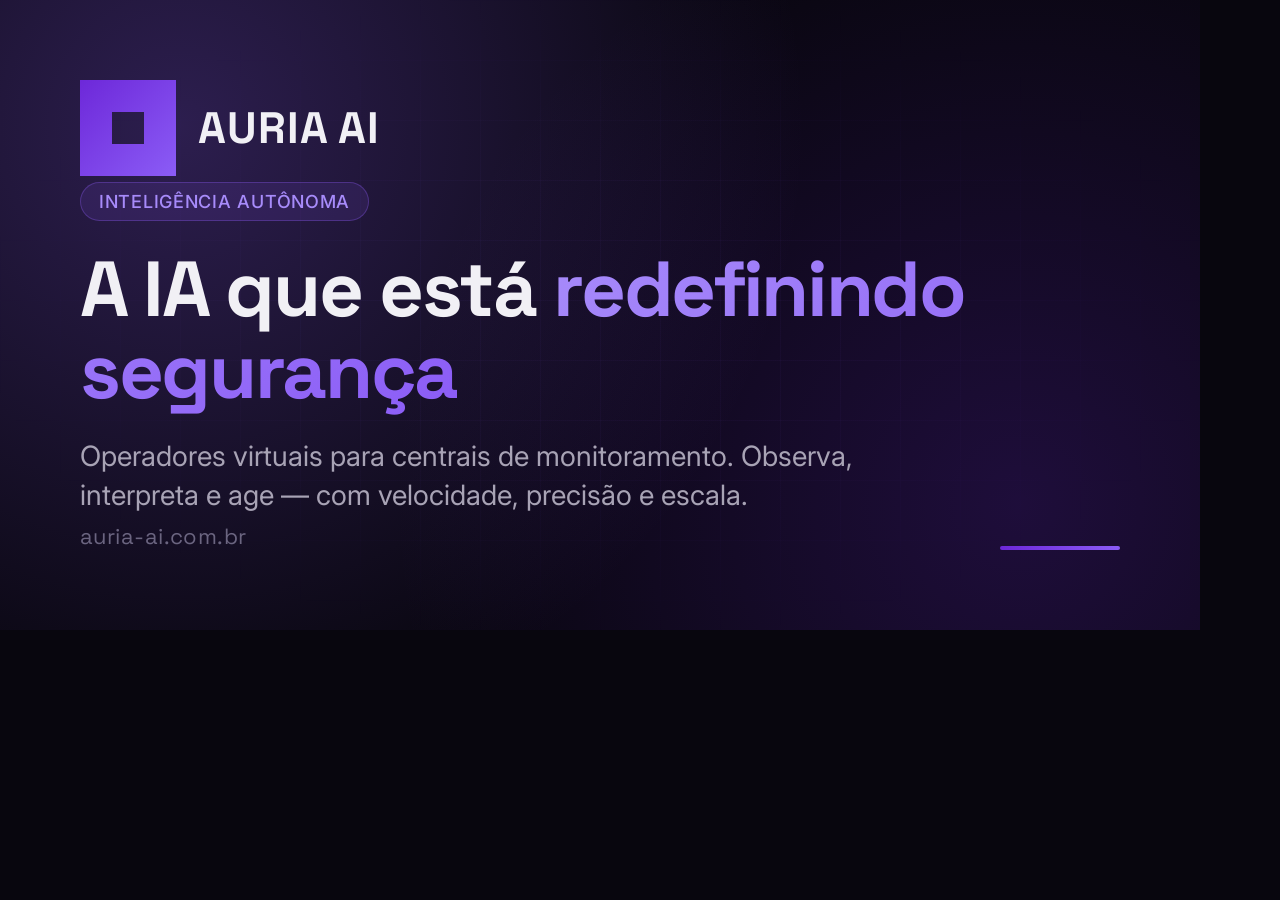
<file: og-template.html>
<!DOCTYPE html>
<html lang="pt-BR">
<head>
    <meta charset="UTF-8">
    <title>OG Image Template</title>
    <link href="https://fonts.googleapis.com/css2?family=Inter:wght@400;500;700;800;900&family=Space+Grotesk:wght@600;700&display=swap" rel="stylesheet">
    <style>
        * { margin: 0; padding: 0; box-sizing: border-box; }
        html, body { background: #08060e; }
        body {
            font-family: 'Inter', sans-serif;
            color: #f1f0f5;
        }
        .og {
            width: 1200px;
            height: 630px;
            position: relative;
            overflow: hidden;
            background:
                radial-gradient(circle at 15% 20%, rgba(139, 92, 246, 0.28), transparent 55%),
                radial-gradient(circle at 85% 80%, rgba(109, 40, 217, 0.22), transparent 55%),
                #08060e;
            padding: 80px;
            display: flex;
            flex-direction: column;
            justify-content: space-between;
        }
        .og::before {
            content: '';
            position: absolute;
            inset: 0;
            background-image:
                linear-gradient(rgba(139, 92, 246, 0.04) 1px, transparent 1px),
                linear-gradient(90deg, rgba(139, 92, 246, 0.04) 1px, transparent 1px);
            background-size: 60px 60px;
            mask-image: radial-gradient(ellipse at center, black 30%, transparent 75%);
            -webkit-mask-image: radial-gradient(ellipse at center, black 30%, transparent 75%);
            pointer-events: none;
        }
        .top {
            display: flex;
            align-items: center;
            gap: 22px;
            position: relative;
            z-index: 1;
        }
        .mark {
            width: 96px;
            height: 96px;
            background: linear-gradient(135deg, #6d28d9, #8b5cf6);
            -webkit-mask: url("data:image/svg+xml,%3Csvg xmlns='http://www.w3.org/2000/svg' viewBox='0 0 30 30'%3E%3Cpath fill-rule='evenodd' clip-rule='evenodd' d='M0 0H30V30H0V0ZM10 10H20V20H10V10Z'/%3E%3C/svg%3E") no-repeat center / contain;
            mask: url("data:image/svg+xml,%3Csvg xmlns='http://www.w3.org/2000/svg' viewBox='0 0 30 30'%3E%3Cpath fill-rule='evenodd' clip-rule='evenodd' d='M0 0H30V30H0V0ZM10 10H20V20H10V10Z'/%3E%3C/svg%3E") no-repeat center / contain;
            filter: drop-shadow(0 0 30px rgba(139, 92, 246, 0.45));
        }
        .brand {
            font-family: 'Space Grotesk', sans-serif;
            font-size: 44px;
            font-weight: 700;
            letter-spacing: 0.02em;
            color: #f1f0f5;
        }
        .content {
            position: relative;
            z-index: 1;
        }
        .badge {
            display: inline-block;
            padding: 8px 18px;
            background: rgba(139, 92, 246, 0.12);
            border: 1px solid rgba(139, 92, 246, 0.32);
            border-radius: 100px;
            color: #a78bfa;
            font-size: 18px;
            font-weight: 500;
            letter-spacing: 0.04em;
            text-transform: uppercase;
            margin-bottom: 28px;
        }
        h1 {
            font-family: 'Space Grotesk', sans-serif;
            font-size: 78px;
            font-weight: 700;
            line-height: 1.05;
            letter-spacing: -0.03em;
            margin-bottom: 24px;
            max-width: 900px;
        }
        h1 .gradient {
            background: linear-gradient(135deg, #a78bfa, #8b5cf6);
            -webkit-background-clip: text;
            -webkit-text-fill-color: transparent;
            background-clip: text;
            color: transparent;
        }
        .tagline {
            font-size: 28px;
            color: #a8a3b5;
            font-weight: 400;
            max-width: 880px;
            line-height: 1.4;
        }
        .footer {
            display: flex;
            justify-content: space-between;
            align-items: flex-end;
            position: relative;
            z-index: 1;
        }
        .url {
            font-family: 'Space Grotesk', sans-serif;
            font-size: 22px;
            color: #6b6580;
            letter-spacing: 0.02em;
        }
        .accent-line {
            width: 120px;
            height: 4px;
            background: linear-gradient(90deg, #6d28d9, #8b5cf6);
            border-radius: 4px;
        }
    </style>
</head>
<body>
    <div class="og" id="og">
        <div class="top">
            <div class="mark"></div>
            <div class="brand">AURIA AI</div>
        </div>
        <div class="content">
            <div class="badge">Inteligência Autônoma</div>
            <h1>A IA que está <span class="gradient">redefinindo segurança</span></h1>
            <div class="tagline">Operadores virtuais para centrais de monitoramento. Observa, interpreta e age — com velocidade, precisão e escala.</div>
        </div>
        <div class="footer">
            <div class="url">auria-ai.com.br</div>
            <div class="accent-line"></div>
        </div>
    </div>
</body>
</html>
</file>
<file: styles.css>
/* ═══════════════════════════════════════════════════════════
   AURIA AI · Site — design system (Instagram-aligned)
   ═══════════════════════════════════════════════════════════ */

@import url('https://fonts.googleapis.com/css2?family=Geist:wght@300;400;500;600;700;800&family=JetBrains+Mono:wght@400;500;600&display=swap');

:root {
  /* Brand */
  --purple:    #A100F2;
  --purple-2:  #C44CFF;
  --indigo:    #5301C0;
  --indigo-2:  #3A0091;

  /* Surfaces */
  --bg:        #0A0612;
  --bg-2:      #0F0A1C;
  --bg-light:  #F2F0F5;
  --ink:       #F2F0F5;
  --ink-dark:  #0A0612;

  --muted:     #9A93AD;
  --muted-2:   #6B6580;
  --rule:      rgba(242,240,245,0.10);
  --rule-2:    rgba(242,240,245,0.16);

  --font: 'Geist', -apple-system, BlinkMacSystemFont, system-ui, sans-serif;
  --mono: 'JetBrains Mono', ui-monospace, monospace;

  --maxw: 1200px;
}

* { margin: 0; padding: 0; box-sizing: border-box; }

html { scroll-behavior: smooth; scroll-padding-top: 90px; }

body {
  font-family: var(--font);
  background: var(--bg);
  color: var(--ink);
  line-height: 1.6;
  letter-spacing: -0.011em;
  overflow-x: hidden;
  font-feature-settings: "ss01";
  -webkit-font-smoothing: antialiased;
}

/* faint operational grain over everything */
body::before {
  content: "";
  position: fixed; inset: 0;
  background-image: radial-gradient(circle at 1px 1px, rgba(242,240,245,0.025) 1px, transparent 0);
  background-size: 30px 30px;
  pointer-events: none;
  z-index: 0;
}

.container { max-width: var(--maxw); margin: 0 auto; padding: 0 32px; }

a { color: inherit; text-decoration: none; }

/* ─── Type utilities ─── */
.mono {
  font-family: var(--mono);
  font-weight: 500;
  text-transform: uppercase;
  letter-spacing: 0.08em;
}
.kicker {
  font-family: var(--mono);
  font-size: 0.74rem;
  font-weight: 500;
  letter-spacing: 0.16em;
  text-transform: uppercase;
  color: var(--muted-2);
  display: inline-flex;
  align-items: center;
  gap: 9px;
}
.kicker::before { content: "\25C7"; color: var(--purple); font-size: 0.85em; }

.h-display {
  font-weight: 600;
  line-height: 1.0;
  letter-spacing: -0.035em;
  text-wrap: balance;
}
em { font-style: normal; color: var(--purple-2); }

.section { position: relative; z-index: 1; padding: 120px 0; }
.section-head { max-width: 760px; margin-bottom: 64px; }
.section-head.center { margin-left: auto; margin-right: auto; text-align: center; }
.section-title {
  font-size: clamp(2.2rem, 4.6vw, 3.4rem);
  font-weight: 600;
  line-height: 1.04;
  letter-spacing: -0.035em;
  margin: 18px 0 0;
  text-wrap: balance;
}
.section-sub {
  font-size: 1.12rem;
  color: var(--muted);
  line-height: 1.65;
  margin-top: 22px;
  max-width: 60ch;
}
.section-head.center .section-sub { margin-left: auto; margin-right: auto; }

/* ─── Buttons ─── */
.btn {
  display: inline-flex; align-items: center; gap: 10px;
  font-family: var(--font);
  font-weight: 600;
  font-size: 0.95rem;
  padding: 15px 28px;
  border-radius: 4px;
  border: 1px solid transparent;
  cursor: pointer;
  transition: all 0.25s ease;
  letter-spacing: -0.01em;
}
.btn svg { width: 16px; height: 16px; }
.btn-primary { background: var(--purple); color: #fff; }
.btn-primary:hover { background: var(--purple-2); box-shadow: 0 0 40px rgba(161,0,242,0.25); }
.btn-ghost { background: transparent; color: var(--ink); border-color: var(--rule-2); }
.btn-ghost:hover { border-color: var(--purple); color: var(--purple-2); }

/* ─── Logo mark (grid square, hollow center) ─── */
.logo {
  display: inline-flex; align-items: center; gap: 12px;
  font-weight: 600; font-size: 1.25rem; letter-spacing: -0.03em;
}
.logo__mark {
  width: 28px; height: 28px; flex: 0 0 auto;
  background: var(--purple);
  display: inline-flex; align-items: center; justify-content: center;
}
.logo__mark i { width: 33.33%; height: 33.33%; background: var(--bg); display: block; }
.logo__sub {
  font-family: var(--mono); font-weight: 500; font-size: 0.72rem;
  letter-spacing: 0.14em; text-transform: uppercase; color: var(--muted-2);
  padding-left: 11px; border-left: 1px solid var(--rule-2);
}

/* ═══ NAVBAR ═══ */
.nav {
  position: fixed; top: 0; left: 0; right: 0; z-index: 100;
  padding: 18px 0;
  transition: background 0.3s, padding 0.3s, border-color 0.3s;
  border-bottom: 1px solid transparent;
}
.nav.scrolled {
  background: rgba(10,6,18,0.78);
  backdrop-filter: blur(18px);
  -webkit-backdrop-filter: blur(18px);
  border-bottom-color: var(--rule);
  padding: 13px 0;
}
.nav .container { display: flex; align-items: center; justify-content: space-between; }
.nav-links { display: flex; align-items: center; gap: 34px; list-style: none; }
.nav-links a:not(.btn) {
  font-family: var(--mono); font-size: 0.78rem; font-weight: 500;
  letter-spacing: 0.06em; text-transform: uppercase; color: var(--muted);
  transition: color 0.2s;
}
.nav-links a:not(.btn):hover { color: var(--ink); }
.lang {
  display: flex; border: 1px solid var(--rule-2); border-radius: 4px; overflow: hidden;
}
.lang button {
  font-family: var(--mono); font-size: 0.72rem; font-weight: 600;
  padding: 6px 11px; background: transparent; border: none; color: var(--muted-2);
  cursor: pointer; transition: all 0.2s;
}
.lang button.active { background: var(--purple); color: #fff; }
.nav-burger { display: none; flex-direction: column; gap: 5px; background: none; border: none; cursor: pointer; padding: 6px; }
.nav-burger span { width: 24px; height: 2px; background: var(--ink); transition: 0.3s; }

/* ═══ HERO ═══ */
.hero {
  position: relative; z-index: 1;
  min-height: 100vh;
  display: flex; flex-direction: column; justify-content: center;
  padding: 160px 0 90px;
  overflow: hidden;
}
.hero__glow {
  position: absolute; top: -20%; left: 50%; transform: translateX(-50%);
  width: 1100px; height: 1100px; border-radius: 50%;
  background: radial-gradient(circle, rgba(161,0,242,0.16), transparent 62%);
  filter: blur(40px); pointer-events: none; z-index: -1;
  animation: breathe 14s ease-in-out infinite;
}
@keyframes breathe { 0%,100% { opacity: 0.7; transform: translateX(-50%) scale(1); } 50% { opacity: 1; transform: translateX(-50%) scale(1.06); } }

.hero__badge {
  display: inline-flex; align-items: center; gap: 10px;
  font-family: var(--mono); font-size: 0.76rem; letter-spacing: 0.06em;
  text-transform: uppercase; color: var(--muted); margin-bottom: 34px;
}
.hero__badge .dot {
  width: 8px; height: 8px; border-radius: 50%; background: var(--purple);
  box-shadow: 0 0 0 0 rgba(161,0,242,0.5); animation: pulse 2s infinite;
}
@keyframes pulse { 0% { box-shadow: 0 0 0 0 rgba(161,0,242,0.5);} 70% { box-shadow: 0 0 0 9px rgba(161,0,242,0);} 100% { box-shadow: 0 0 0 0 rgba(161,0,242,0);} }

.hero h1 {
  font-size: clamp(2.7rem, 6.2vw, 5.2rem);
  font-weight: 600; line-height: 0.98; letter-spacing: -0.04em;
  max-width: 16ch; text-wrap: balance;
}
.hero p.lead {
  font-size: clamp(1.05rem, 1.7vw, 1.3rem);
  color: var(--muted); line-height: 1.6; margin-top: 32px; max-width: 56ch;
}
.hero__actions { display: flex; gap: 14px; flex-wrap: wrap; margin-top: 44px; }

/* hero ticker / signal row */
.hero__signals {
  margin-top: 80px; padding-top: 32px; border-top: 1px solid var(--rule);
  display: flex; gap: 48px; flex-wrap: wrap;
}
.hero__signal { display: flex; flex-direction: column; gap: 4px; }
.hero__signal b { font-family: var(--mono); font-size: 0.72rem; letter-spacing: 0.08em; text-transform: uppercase; color: var(--purple-2); font-weight: 600; }
.hero__signal span { font-size: 0.95rem; color: var(--muted); }

/* ═══ PIPELINE ═══ */
.pipe-band { border-top: 1px solid var(--rule); border-bottom: 1px solid var(--rule); background: var(--bg-2); position: relative; z-index: 1; }
.pipe-band .container { padding-top: 72px; padding-bottom: 80px; }
.pipe-head { text-align: center; margin-bottom: 64px; }
.pipe-head .kicker { justify-content: center; }
.pipe-title { font-size: clamp(1.8rem, 3.4vw, 2.7rem); font-weight: 600; letter-spacing: -0.035em; line-height: 1.08; margin-top: 16px; text-wrap: balance; }

.pipe { position: relative; display: flex; justify-content: space-between; align-items: center; gap: 8px; min-height: 180px; }
.pipe-svg { position: absolute; inset: 0; width: 100%; height: 100%; pointer-events: none; overflow: visible; }
.pipe-base { stroke: var(--rule-2); stroke-width: 2; }
.pipe-glow { stroke: url(#pipeGrad); stroke-width: 3; stroke-linecap: round; filter: drop-shadow(0 0 6px rgba(161,0,242,0.7)); }

.pipe-node { position: relative; z-index: 2; flex: 1; display: flex; flex-direction: column; align-items: center; text-align: center; }
/* organic vertical offsets */
.pipe-node[data-i="0"] { transform: translateY(-26px); }
.pipe-node[data-i="1"] { transform: translateY(24px); }
.pipe-node[data-i="2"] { transform: translateY(-18px); }
.pipe-node[data-i="3"] { transform: translateY(28px); }
.pipe-node[data-i="4"] { transform: translateY(-22px); }
.pipe-node[data-i="5"] { transform: translateY(18px); }

.pn-dot { width: 16px; height: 16px; border-radius: 50%; background: var(--bg); border: 2px solid var(--rule-2); transition: all 0.45s cubic-bezier(0.16,1,0.3,1); }
.pn-n { font-family: var(--mono); font-size: 0.66rem; letter-spacing: 0.08em; color: var(--muted-2); margin-top: 12px; transition: color 0.4s; }
.pn-l { font-family: var(--font); font-weight: 600; font-size: 1.05rem; letter-spacing: -0.02em; color: var(--muted); margin-top: 4px; transition: color 0.4s; }

.pipe-node.lit .pn-dot { background: var(--purple); border-color: var(--purple); box-shadow: 0 0 14px 2px rgba(161,0,242,0.55); }
.pipe-node.lit .pn-n { color: var(--purple-2); }
.pipe-node.lit .pn-l { color: var(--ink); }
.pipe-node.ping .pn-dot { animation: pnPing 0.6s ease-out; }
@keyframes pnPing { 0% { transform: scale(1); } 45% { transform: scale(1.55); } 100% { transform: scale(1); } }

@media (max-width: 760px) {
  .pipe { flex-direction: column; align-items: stretch; gap: 0; min-height: 0; }
  .pipe-node { flex-direction: row; justify-content: flex-start; gap: 16px; text-align: left; padding: 18px 0; transform: none !important; }
  .pipe-node .pn-n { margin-top: 0; order: -1; }
  .pipe-node .pn-l { margin-top: 0; font-size: 1.1rem; }
  .pipe-svg { display: none; }
  .pipe-base, .pipe-glow { display: none; }
  /* vertical connector down the left, behind the dots */
  .pipe-node::before { content: ""; position: absolute; left: 8px; top: 0; bottom: 0; width: 2px; background: var(--rule-2); z-index: 0; }
  .pipe-node:first-child::before { top: 50%; }
  .pipe-node:last-child::before { bottom: 50%; }
  .pn-dot { position: relative; z-index: 1; background: var(--bg); border-color: var(--muted-2); }
  /* CSS-driven sequential light (no SVG dependency on mobile) */
  .pipe-node .pn-dot { animation: pnSeq 4.8s infinite both; }
  .pipe-node .pn-n, .pipe-node .pn-l { animation: pnSeqText 4.8s infinite both; }
  .pipe-node[data-i="0"] .pn-dot, .pipe-node[data-i="0"] .pn-n, .pipe-node[data-i="0"] .pn-l { animation-delay: 0s; }
  .pipe-node[data-i="1"] .pn-dot, .pipe-node[data-i="1"] .pn-n, .pipe-node[data-i="1"] .pn-l { animation-delay: 0.5s; }
  .pipe-node[data-i="2"] .pn-dot, .pipe-node[data-i="2"] .pn-n, .pipe-node[data-i="2"] .pn-l { animation-delay: 1.0s; }
  .pipe-node[data-i="3"] .pn-dot, .pipe-node[data-i="3"] .pn-n, .pipe-node[data-i="3"] .pn-l { animation-delay: 1.5s; }
  .pipe-node[data-i="4"] .pn-dot, .pipe-node[data-i="4"] .pn-n, .pipe-node[data-i="4"] .pn-l { animation-delay: 2.0s; }
  .pipe-node[data-i="5"] .pn-dot, .pipe-node[data-i="5"] .pn-n, .pipe-node[data-i="5"] .pn-l { animation-delay: 2.5s; }
}
@keyframes pnSeq {
  0%, 100% { background: var(--bg); border-color: var(--muted-2); box-shadow: none; transform: scale(1); }
  6% { background: var(--purple); border-color: var(--purple); box-shadow: 0 0 14px 2px rgba(161,0,242,0.6); transform: scale(1.4); }
  55% { background: var(--purple); border-color: var(--purple); box-shadow: 0 0 10px 1px rgba(161,0,242,0.45); transform: scale(1); }
}
@keyframes pnSeqText {
  0%, 100% { color: var(--muted); }
  6%, 55% { color: var(--ink); }
}
@media (max-width: 760px) and (prefers-reduced-motion: reduce) {
  .pipe-node .pn-dot, .pipe-node .pn-n, .pipe-node .pn-l { animation: none !important; }
  .pn-dot { background: var(--purple); border-color: var(--purple); }
  .pn-l { color: var(--ink); }
}

/* ═══ STATS STRIP ═══ */
.stats { border-top: 1px solid var(--rule); border-bottom: 1px solid var(--rule); position: relative; z-index: 1; background: var(--bg-2); }
.stats .container { display: grid; grid-template-columns: repeat(4,1fr); }
.stat { padding: 48px 28px; text-align: center; border-left: 1px solid var(--rule); }
.stat:first-child { border-left: none; }
.stat__n { font-size: clamp(2.2rem, 4vw, 3.2rem); font-weight: 600; letter-spacing: -0.04em; line-height: 1; }
.stat__n span { color: var(--purple); }
.stat__l { font-family: var(--mono); font-size: 0.72rem; letter-spacing: 0.08em; text-transform: uppercase; color: var(--muted-2); margin-top: 14px; }

/* ═══ PROBLEM ═══ */
.problem-list { display: flex; flex-direction: column; margin-top: 8px; }
.problem-row {
  display: grid; grid-template-columns: 64px 1fr auto; gap: 28px; align-items: center;
  padding: 30px 0; border-top: 1px solid var(--rule);
}
.problem-row:last-child { border-bottom: 1px solid var(--rule); }
.problem-row .idx { font-family: var(--mono); font-size: 0.85rem; color: var(--muted-2); }
.problem-row .txt { font-size: clamp(1.2rem, 2.2vw, 1.7rem); font-weight: 500; letter-spacing: -0.02em; }
.problem-row .tag { font-family: var(--mono); font-size: 0.7rem; letter-spacing: 0.08em; text-transform: uppercase; color: var(--muted-2); }
.problem-turn {
  margin-top: 56px; padding: 48px; border: 1px solid var(--rule-2); border-radius: 6px;
  background: linear-gradient(135deg, rgba(161,0,242,0.06), transparent);
  font-size: clamp(1.5rem, 3vw, 2.2rem); font-weight: 600; letter-spacing: -0.03em; line-height: 1.2; text-wrap: balance;
}

/* ═══ FLOW (6 steps) ═══ */
.flow-grid { display: grid; grid-template-columns: 1fr 1fr; gap: 0 64px; }
.flow-step { display: grid; grid-template-columns: 52px 1fr; gap: 22px; padding: 30px 0; border-top: 1px solid var(--rule); }
.flow-step .num { font-family: var(--mono); font-size: 0.9rem; color: var(--purple-2); padding-top: 4px; }
.flow-step h3 { font-size: 1.32rem; font-weight: 600; letter-spacing: -0.02em; }
.flow-step p { font-size: 0.95rem; color: var(--muted); line-height: 1.6; margin-top: 9px; }

/* ═══ PRODUCTION (Não é demo) ═══ */
.prod { background: var(--indigo); position: relative; z-index: 1; overflow: hidden; }
.prod::before {
  content: ""; position: absolute; inset: 0;
  background-image: radial-gradient(circle at 1px 1px, rgba(255,255,255,0.05) 1px, transparent 0);
  background-size: 28px 28px; pointer-events: none;
}
.prod .container { position: relative; z-index: 1; }
.prod .kicker { color: rgba(255,255,255,0.7); }
.prod .kicker::before { color: #fff; }
.prod .section-title { color: #fff; }
.prod .section-sub { color: rgba(255,255,255,0.82); }
.prod-stats { display: grid; grid-template-columns: repeat(4,1fr); gap: 32px; margin-top: 64px; }
.prod-stat__n { font-size: clamp(2.4rem, 5vw, 4rem); font-weight: 600; letter-spacing: -0.04em; line-height: 0.9; color: #fff; }
.prod-stat__n span { color: var(--purple-2); }
.prod-stat__l { font-family: var(--mono); font-size: 0.74rem; letter-spacing: 0.06em; text-transform: uppercase; color: rgba(255,255,255,0.7); margin-top: 14px; }

/* ═══ HITL (human in the loop) ═══ */
.hitl-grid { display: grid; grid-template-columns: 1fr auto 1fr; gap: 0; align-items: stretch; }
.hitl-col { border: 1px solid var(--rule-2); border-radius: 6px; padding: 40px 36px; }
.hitl-col__head { display: flex; align-items: center; gap: 14px; padding-bottom: 22px; margin-bottom: 24px; border-bottom: 1px solid var(--rule); }
.hitl-col__icon { width: 42px; height: 42px; border: 1px solid var(--rule-2); border-radius: 6px; display: flex; align-items: center; justify-content: center; }
.hitl-col__icon svg { width: 22px; height: 22px; fill: none; stroke-width: 1.6; }
.hitl-col.ai .hitl-col__icon svg { stroke: var(--purple-2); }
.hitl-col.human .hitl-col__icon svg { stroke: var(--ink); }
.hitl-col__title { font-size: 1.15rem; font-weight: 600; letter-spacing: -0.02em; }
.hitl-col__sub { font-family: var(--mono); font-size: 0.7rem; letter-spacing: 0.06em; text-transform: uppercase; color: var(--muted-2); margin-top: 3px; }
.hitl-items { list-style: none; display: flex; flex-direction: column; gap: 15px; }
.hitl-items li { display: flex; gap: 12px; font-size: 0.95rem; color: var(--muted); line-height: 1.5; }
.hitl-items li::before { content: ""; width: 7px; height: 7px; border-radius: 50%; margin-top: 8px; flex: 0 0 auto; }
.hitl-col.ai .hitl-items li::before { background: var(--purple); }
.hitl-col.human .hitl-items li::before { background: var(--ink); }
.hitl-bridge { display: flex; flex-direction: column; align-items: center; justify-content: center; padding: 0 26px; }
.hitl-bridge__line { width: 2px; flex: 1; background: linear-gradient(180deg, var(--purple), rgba(242,240,245,0.4)); }
.hitl-bridge__label {
  font-family: var(--mono); font-size: 0.66rem; letter-spacing: 0.08em; text-transform: uppercase;
  color: var(--muted-2); white-space: nowrap; padding: 10px 0; writing-mode: vertical-rl;
}

/* ═══ APPLICATIONS ═══ */
.apps-grid { display: grid; grid-template-columns: repeat(4,1fr); border: 1px solid var(--rule); border-radius: 6px; overflow: hidden; }
.app { padding: 40px 30px; border-left: 1px solid var(--rule); transition: background 0.3s; }
.app:first-child { border-left: none; }
.app:hover { background: var(--bg-2); }
.app__icon { width: 34px; height: 34px; margin-bottom: 22px; }
.app__icon svg { width: 34px; height: 34px; fill: none; stroke: var(--muted-2); stroke-width: 1.4; stroke-linecap: round; stroke-linejoin: round; transition: stroke 0.3s; }
.app:hover .app__icon svg { stroke: var(--purple-2); }
.app h3 { font-size: 1.1rem; font-weight: 600; letter-spacing: -0.02em; margin-bottom: 10px; }
.app p { font-size: 0.88rem; color: var(--muted); line-height: 1.55; }

/* ═══ CTA ═══ */
.cta-band { position: relative; z-index: 1; }
.cta-box {
  border: 1px solid var(--rule-2); border-radius: 8px; padding: 96px 48px; text-align: center;
  background: linear-gradient(135deg, rgba(161,0,242,0.08), rgba(83,1,192,0.04));
  position: relative; overflow: hidden;
}
.cta-box .section-title { margin: 18px auto 0; max-width: 18ch; }
.cta-box .section-sub { margin: 22px auto 40px; }

/* ═══ FOOTER ═══ */
.footer { position: relative; z-index: 1; border-top: 1px solid var(--rule); padding: 72px 0 36px; }
.footer-top { display: grid; grid-template-columns: 2fr 1fr 1fr; gap: 48px; margin-bottom: 56px; }
.footer-brand p { color: var(--muted); font-size: 0.95rem; margin-top: 18px; max-width: 34ch; line-height: 1.6; }
.footer-col h4 { font-family: var(--mono); font-size: 0.72rem; letter-spacing: 0.1em; text-transform: uppercase; color: var(--muted-2); margin-bottom: 18px; }
.footer-col a { display: block; color: var(--muted); font-size: 0.92rem; padding: 5px 0; transition: color 0.2s; }
.footer-col a:hover { color: var(--ink); }
.footer-bottom { display: flex; justify-content: space-between; align-items: center; padding-top: 28px; border-top: 1px solid var(--rule); font-family: var(--mono); font-size: 0.74rem; color: var(--muted-2); letter-spacing: 0.04em; }
.footer-social { display: flex; gap: 12px; }
.footer-social a { width: 38px; height: 38px; display: flex; align-items: center; justify-content: center; border: 1px solid var(--rule-2); border-radius: 6px; color: var(--muted); transition: all 0.2s; }
.footer-social a:hover { border-color: var(--purple); color: var(--purple-2); }

/* ═══ reveal ═══ */
.reveal { opacity: 0; transform: translateY(22px); transition: opacity 0.7s ease, transform 0.7s ease; }
.reveal.in { opacity: 1; transform: none; }

/* staggered children */
.stagger > * { opacity: 0; transform: translateY(18px); transition: opacity 0.6s ease, transform 0.6s ease; }
.stagger.in > * { opacity: 1; transform: none; }
.stagger.in > *:nth-child(1) { transition-delay: 0.00s; }
.stagger.in > *:nth-child(2) { transition-delay: 0.07s; }
.stagger.in > *:nth-child(3) { transition-delay: 0.14s; }
.stagger.in > *:nth-child(4) { transition-delay: 0.21s; }
.stagger.in > *:nth-child(5) { transition-delay: 0.28s; }
.stagger.in > *:nth-child(6) { transition-delay: 0.35s; }

/* hover micro-interactions */
.flow-step { transition: border-color 0.3s; }
.flow-step .num { transition: color 0.3s, transform 0.3s; }
.flow-step:hover { border-top-color: var(--rule-2); }
.flow-step:hover .num { color: var(--purple); transform: translateX(2px); }
.problem-row { transition: border-color 0.3s; }
.problem-row:hover { border-top-color: var(--rule-2); }
.problem-row:hover .txt { color: var(--purple-2); }
.problem-row .txt { transition: color 0.3s; }
.btn-primary svg, .btn-ghost svg { transition: transform 0.25s ease; }
.btn:hover svg { transform: translateX(3px); }

/* hero clause underline draw */
.hero h1 em { position: relative; }
.hero h1 em::after {
  content: ""; position: absolute; left: 0; bottom: 0.04em; height: 3px; width: 100%;
  background: var(--purple); transform: scaleX(0); transform-origin: left;
  transition: transform 0.9s cubic-bezier(0.16,1,0.3,1) 0.5s;
}
.hero.armed h1 em::after { transform: scaleX(1); }

/* count-up tabular figures (no layout jiggle) */
.stat__n, .prod-stat__n { font-variant-numeric: tabular-nums; }

/* ═══ RESPONSIVE ═══ */
@media (max-width: 900px) {
  .flow-grid { grid-template-columns: 1fr; gap: 0; }
  .stats .container { grid-template-columns: 1fr 1fr; }
  .stat:nth-child(2) { border-left: none; }
  .stat:nth-child(3),.stat:nth-child(4) { border-top: 1px solid var(--rule); }
  .stat:nth-child(3) { border-left: none; }
  .prod-stats { grid-template-columns: 1fr 1fr; gap: 40px 32px; }
  .apps-grid { grid-template-columns: 1fr 1fr; }
  .app:nth-child(2) { border-left: none; }
  .app:nth-child(3),.app:nth-child(4) { border-top: 1px solid var(--rule); }
  .app:nth-child(3) { border-left: none; }
  .hitl-grid { grid-template-columns: 1fr; gap: 20px; }
  .hitl-bridge { flex-direction: row; padding: 8px 0; }
  .hitl-bridge__line { width: auto; height: 2px; flex: 1; background: linear-gradient(90deg, var(--purple), rgba(242,240,245,0.4)); }
  .hitl-bridge__label { writing-mode: horizontal-tb; padding: 0 14px; }
  .footer-top { grid-template-columns: 1fr 1fr; }
}
@media (max-width: 640px) {
  .container { padding: 0 22px; }
  .section { padding: 76px 0; }
  .section-head { margin-bottom: 44px; }
  .hero { min-height: auto; padding: 132px 0 72px; }
  .hero__signals { gap: 24px; margin-top: 52px; }
  .nav-links { display: none; }
  .nav-links.open {
    display: flex; flex-direction: column; align-items: flex-start; gap: 20px;
    position: absolute; top: 100%; left: 0; right: 0;
    background: rgba(10,6,18,0.96); backdrop-filter: blur(18px);
    padding: 28px 32px; border-bottom: 1px solid var(--rule);
  }
  .nav-burger { display: flex; }
  .problem-row { grid-template-columns: 44px 1fr; }
  .problem-row .tag { display: none; }
  .problem-turn { padding: 32px 26px; }
  .prod-stats { grid-template-columns: 1fr 1fr; }
  .apps-grid { grid-template-columns: 1fr; }
  .app { border-left: none; border-top: 1px solid var(--rule); }
  .app:first-child { border-top: none; }
  .footer-top { grid-template-columns: 1fr; gap: 36px; }
  .footer-bottom { flex-direction: column; gap: 18px; align-items: flex-start; }
  .cta-box { padding: 60px 26px; }
  .hero__actions { width: 100%; }
  .hero__actions .btn { flex: 1 1 100%; justify-content: center; }
}

@media (prefers-reduced-motion: reduce) {
  *, *::before, *::after { animation-duration: 0.01ms !important; transition-duration: 0.01ms !important; }
  .reveal { opacity: 1; transform: none; }
}
</file>
